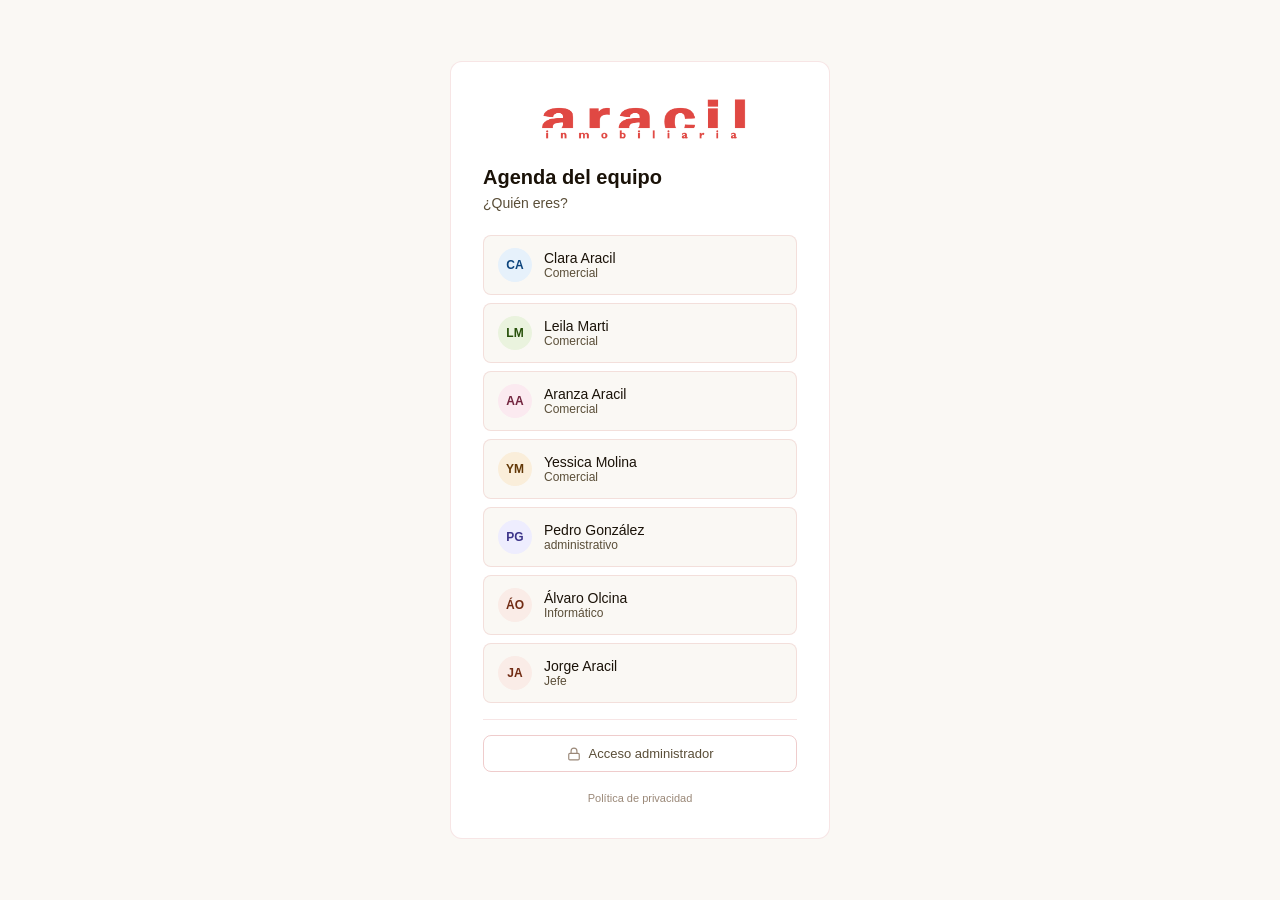
<file: index.html>
<!DOCTYPE html>
<html lang="es">
<head>
<meta charset="UTF-8">
<link rel="icon" type="image/x-icon" href="imgs/favicon/foto.ico">
<meta name="viewport" content="width=device-width, initial-scale=1.0">
<meta name="theme-color" content="#b00000">
<meta name="apple-mobile-web-app-capable" content="yes">
<meta name="apple-mobile-web-app-status-bar-style" content="default">
<meta name="apple-mobile-web-app-title" content="Aracil">
<link rel="manifest" href="manifest.json">
<link rel="apple-touch-icon" href="imgs/favicon/favicon-192x192.png">
<title>A&A Aracil Agenda- Home</title>
<link rel="stylesheet" href="styles.css?v=20261113-2">

</head>
<body>

<!-- LOGIN -->
<div id="loginScreen">
  <div class="login-card">
    <div style="text-align:center;margin-bottom:1.25rem;">
      <img src="imgs/logotipo-aracil-Transparente.png" alt="Aracil Inmobiliaria" style="height:48px;width:auto;">
    </div>
    <div class="login-title">Agenda del equipo</div>
    <div class="login-sub">¿Quién eres?</div>
    <div id="workerButtons"></div>
    <div class="login-divider"></div>
    <button class="admin-login-btn" onclick="showAdminPin()">Acceso administrador</button>
    <div style="text-align:center;margin-top:1rem;">
      <a href="privacy.html" style="font-size:11px;color:#9a8878;text-decoration:none;">Política de privacidad</a>
    </div>
  </div>
</div>

<!-- PIN ADMIN -->
<div class="modal-bg" id="pinModal">
  <div class="modal" style="max-width:320px">
    <div class="modal-title">Acceso administrador</div>
    <div class="form-row">
      <label class="form-label">Contraseña</label>
      <input type="password" id="pinInput" placeholder="••••" onkeydown="if(event.key==='Enter') checkPin()">
    </div>
    <div id="pinError" style="font-size:12px;color:#A32D2D;margin-bottom:10px;display:none">Contraseña incorrecta</div>
    <div class="modal-btns">
      <button class="btn-cancel" onclick="closePinModal()">Cancelar</button>
      <button class="btn-save" onclick="checkPin()">Entrar</button>
    </div>
  </div>
</div>

<!-- APP TRABAJADOR -->
<div id="appScreen">
  <div class="top-bar">
    <div class="hello-row">
      <div class="hello-text">
        <div class="hello-name" id="topName"></div>
        <div class="hello-role" id="topRole"></div>
      </div>
      <div class="hello-actions">
        <a href="agenda.html" class="icon-btn" aria-label="Mi agenda" title="Mi agenda"><svg viewBox="0 0 24 24" aria-hidden="true"><path d="M4 7a2 2 0 0 1 2-2h12a2 2 0 0 1 2 2v12a2 2 0 0 1-2 2H6a2 2 0 0 1-2-2z"/><path d="M16 3v4"/><path d="M8 3v4"/><path d="M4 11h16"/></svg></a>
        <button type="button" class="hello-logout" onclick="logout()">Cambiar</button>
      </div>
    </div>
  </div>

  <div class="content">
    <div class="my-card">
      <div class="my-card-label" id="quickStatusLabel">¿Dónde estás?</div>
      <div class="quick-status" role="group" aria-labelledby="quickStatusLabel">
        <button type="button" class="qs-btn s-oficina" data-val="oficina" aria-pressed="false" onclick="quickSetStatus('oficina')"><svg class="qs-ico" viewBox="0 0 24 24" aria-hidden="true"><path d="M3 21h18"/><path d="M9 8h1"/><path d="M9 12h1"/><path d="M9 16h1"/><path d="M14 8h1"/><path d="M14 12h1"/><path d="M14 16h1"/><path d="M5 21V5a2 2 0 0 1 2-2h10a2 2 0 0 1 2 2v16"/></svg>En oficina</button>
        <button type="button" class="qs-btn s-visita"  data-val="visita"  aria-pressed="false" onclick="quickSetStatus('visita')"><svg class="qs-ico" viewBox="0 0 24 24" aria-hidden="true"><path d="M5 12H3l9-9 9 9h-2"/><path d="M5 12v7a2 2 0 0 0 2 2h10a2 2 0 0 0 2-2v-7"/><path d="M9 21v-6a2 2 0 0 1 2-2h2a2 2 0 0 1 2 2v6"/></svg>En visita</button>
        <button type="button" class="qs-btn s-camino"  data-val="camino"  aria-pressed="false" onclick="quickSetStatus('camino')"><svg class="qs-ico" viewBox="0 0 24 24" aria-hidden="true"><circle cx="7" cy="17" r="2"/><circle cx="17" cy="17" r="2"/><path d="M5 17H3v-6l2-5h9l4 5h1a2 2 0 0 1 2 2v4h-2m-4 0H9m-6-6h15m-6 0V6"/></svg>De camino</button>
        <button type="button" class="qs-btn s-ausente" data-val="ausente" aria-pressed="false" onclick="quickSetStatus('ausente')"><svg class="qs-ico" viewBox="0 0 24 24" aria-hidden="true"><path d="M12 3h.393a7.5 7.5 0 0 0 7.92 12.446A9 9 0 1 1 12 3z"/></svg>Ausente</button>
      </div>
      <div class="my-detail" id="myDetail"></div>
      <div class="qs-msg" id="myStatusMsg" role="status" aria-live="polite"></div>
      <button type="button" class="qs-link" id="btnAddDetails" onclick="openForm(null)" hidden>Añadir lugar u hora</button>
    </div>

    <div class="team-head">
      <div class="section-label" id="teamCount">Equipo</div>
      <div class="team-refresh">
        <span class="last-updated" id="lastUpdated"></span>
        <button type="button" class="icon-btn small" onclick="loadData()" aria-label="Actualizar" title="Actualizar"><svg viewBox="0 0 24 24" aria-hidden="true"><path d="M20 11a8.1 8.1 0 0 0-15.5-2m-.5-4v4h4"/><path d="M4 13a8.1 8.1 0 0 0 15.5 2m.5 4v-4h-4"/></svg></button>
      </div>
    </div>
    <div class="team-list" id="teamGrid"></div>

    <div class="section-label">Registro de hoy</div>
    <div id="historyList"></div>
  </div>
</div>

<!-- APP ADMINISTRADOR -->
<div id="adminScreen">
  <div class="top-bar admin-top-bar">
    <div class="top-row">
      <div class="top-left">
        <div class="top-av admin-av">AD</div>
        <div>
          <div class="top-name">Administrador</div>
          <div class="top-role admin-top-role">Panel de control</div>
        </div>
      </div>
      <img class="top-logo" src="imgs/logotipo-aracil-Transparente.png" alt="Aracil Inmobiliaria" style="opacity:0.95;">
      <div class="top-actions">
        <button class="btn-add-worker" onclick="window.location.href='agenda.html'">📅 Ver agenda</button>
        <button class="btn-add-worker" onclick="openForm('__pick__')">Editar estado</button>
        <button class="btn-add-worker" onclick="openScheduleEditor()">🕐 Horarios</button>
        <button class="btn-logout" onclick="logout()">Salir</button>
      </div>
    </div>
  </div>

  <div class="content">
    <div class="summary" id="adminSummaryRow"></div>
    <div class="refresh-row"><button class="btn-refresh" onclick="loadData()">Actualizar</button></div>
    <div class="last-updated" id="adminLastUpdated"></div>

    <div class="section-label">Estado del equipo</div>
    <div class="admin-grid" id="adminGrid"></div>

    <div class="section-label" style="margin-top:8px">Registro de hoy</div>
    <div id="adminHistoryList"></div>

  </div>
</div>

<!-- MODAL EDITOR DE HORARIOS -->
<div class="modal-bg" id="scheduleModal" onclick="handleScheduleModalBg(event)">
  <div class="modal" style="max-width:520px;max-height:85vh;overflow-y:auto;">
    <div class="modal-title">🕐 Editor de horarios</div>
    <div id="schedule-editor-content" style="margin-top:12px;"></div>
    <div class="modal-btns" style="margin-top:16px;">
      <button class="btn-cancel" onclick="closeScheduleEditor()">Cerrar</button>
      <button class="btn-save" onclick="saveAllSchedules()">Guardar cambios</button>
    </div>
  </div>
</div>

<!-- FORM MODAL -->
<div class="modal-bg" id="modalBg">
  <div class="modal">
    <div class="modal-title" id="modalTitle">Actualizar estado</div>
    <div class="form-row" id="workerSelectRow" style="display:none">
      <label class="form-label">Trabajador</label>
      <select id="fWorker" onchange="loadWorkerIntoForm(this.value)"></select>
    </div>
    <div class="form-row">
      <label class="form-label" id="statusQuestion">¿Dónde estás?</label>
      <div class="status-btns">
        <div class="status-opt s-oficina" data-val="oficina" onclick="selStatus('oficina')">En oficina</div>
        <div class="status-opt s-visita"  data-val="visita"  onclick="selStatus('visita')">En visita</div>
        <div class="status-opt s-camino"  data-val="camino"  onclick="selStatus('camino')">De camino</div>
        <div class="status-opt s-ausente" data-val="ausente" onclick="selStatus('ausente')">Ausente</div>
      </div>
    </div>
    <div class="form-row" id="placeRow">
      <label class="form-label">Lugar / destino</label>
      <input type="text" id="fPlace" placeholder="Ej: Cliente ABC, Calle Mayor 5">
    </div>
    <div class="form-grid">
      <div class="form-row" id="returnRow">
        <label class="form-label">Hora de regreso</label>
        <input type="time" id="fReturn">
      </div>
      <div class="form-row">
        <label class="form-label">Nota (opcional)</label>
        <input type="text" id="fNote" placeholder="Reunión, llamada...">
      </div>
    </div>
    <div class="modal-btns">
      <button class="btn-cancel" onclick="closeForm()">Cancelar</button>
      <button class="btn-save" onclick="saveStatus()">Guardar</button>
    </div>
  </div>
</div>

<script>
const WORKERS = [
  {id:'clara',    name:'Clara Aracil',    role:'Comercial',      color:'#E6F1FB', text:'#0C447C'},
  {id:'Leila', name:'Leila Marti',   role:'Comercial',        color:'#EAF3DE', text:'#27500A'},
  {id:'Aranza',  name:'Aranza Aracil',   role:'Comercial', color:'#FBEAF0', text:'#72243E'},
  {id:'Yessi', name:'Yessica Molina', role:'Comercial',      color:'#FAEEDA', text:'#633806'},
  {id:'pedro',  name:'Pedro González', role:'administrativo',        color:'#EEEDFE', text:'#3C3489'},
  {id:'alvaro',  name:'Álvaro Olcina',   role:'Informático',      color:'#FAECE7', text:'#712B13'},
  {id:'jorge',  name:'Jorge Aracil',   role:'Jefe',      color:'#FAECE7', text:'#712B13'}
];

// SHA-256 del PIN admin. Para cambiar el PIN, genera el hash de tu nueva clave en:
// https://emn178.github.io/online-tools/sha256.html  (hash de "1234" por defecto)
const ADMIN_PIN_HASH = '03ac674216f3e15c761ee1a5e255f067953623c8b388b4459e13f978d7c846f4';
let pinAttempts = 0;
let pinLockedUntil = 0;

async function hashPin(pin) {
  const buf = await crypto.subtle.digest('SHA-256', new TextEncoder().encode(pin));
  return Array.from(new Uint8Array(buf)).map(b => b.toString(16).padStart(2,'0')).join('');
}

const STATUS_LABELS = {oficina:'En oficina', visita:'En visita', camino:'De camino', ausente:'Ausente', reunido:'Reunión en Oficina'};
const STATUS_BADGE  = {oficina:'b-oficina',  visita:'b-visita',  camino:'b-camino',  ausente:'b-ausente', reunido:'b-reunido'};

// ============ SUPABASE ============
const SB_URL = 'https://tyfgjnsrwpfhqjztppsz.supabase.co';
const SB_KEY = 'sb_publishable_FjEg6VW-67ebLtoeZkJ2_A_tJynunUX';

function sbHeaders() {
  return { 'Content-Type': 'application/json', 'apikey': SB_KEY, 'Authorization': 'Bearer ' + SB_KEY };
}

async function syncLoad() {
  try {
    const res = await fetch(`${SB_URL}/rest/v1/team_status`, { headers: sbHeaders() });
    const data = await res.json();
    teamState = {};
    data.forEach(r => {
      teamState[r.worker_id] = {
        status: r.status, place: r.place || '', returnTime: r.return_time || '',
        note: r.note || '', fromAgenda: r.from_agenda || false, ts: new Date(r.updated_at).getTime()
      };
    });
  } catch(e) { console.warn('Error cargando estados:', e); }
  WORKERS.forEach(w => {
    if (!teamState[w.id]) teamState[w.id] = {status:'oficina', place:'', returnTime:'', note:'', ts: Date.now()};
  });
}

async function syncSave(workerId, statusData) {
  try {
    const res = await fetch(`${SB_URL}/rest/v1/team_status`, {
      method: 'POST',
      headers: { ...sbHeaders(), 'Prefer': 'resolution=merge-duplicates' },
      body: JSON.stringify({
        worker_id: workerId,
        status: statusData.status,
        place: statusData.place || '',
        return_time: statusData.returnTime || '',
        note: statusData.note || '',
        from_agenda: statusData.fromAgenda || false,
        updated_at: new Date().toISOString()
      })
    });
    if (!res.ok) { console.warn('Error guardando estado: HTTP', res.status); return false; }
    try { new BroadcastChannel('agenda').postMessage('refresh'); } catch(e) {}
    return true;
  } catch(e) { console.warn('Error guardando estado:', e); return false; }
}

async function saveHistory(entry) {
  try {
    await fetch(`${SB_URL}/rest/v1/team_history`, {
      method: 'POST',
      headers: sbHeaders(),
      body: JSON.stringify({
        worker_id:   entry.workerId,
        worker_name: entry.who,
        status:      entry.status,
        place:       entry.place || '',
        return_time: entry.returnTime || '',
        note:        entry.note || '',
        edited_by:   entry.editedBy || ''
      })
    });
  } catch(e) { console.warn('Error guardando historial:', e); }
}

async function loadHistory() {
  try {
    const today = new Date().toISOString().slice(0, 10);
    const res = await fetch(
      `${SB_URL}/rest/v1/team_history?created_at=gte.${today}T00:00:00&order=created_at.desc&limit=60`,
      { headers: sbHeaders() }
    );
    const data = await res.json();
    history = data.map(r => ({
      time:     new Date(r.created_at).toLocaleTimeString('es-ES', {hour:'2-digit', minute:'2-digit'}),
      who:      r.worker_name,
      workerId: r.worker_id,
      status:   r.status,
      place:    r.place,
      returnTime: r.return_time,
      note:     r.note,
      editedBy: r.edited_by || null
    }));
  } catch(e) { console.warn('Error cargando historial:', e); }
}

let currentUser = null;
let isAdmin = false;
let teamState = {};
let history = [];
let selectedStatus = 'oficina';
let editingWorkerId = null;

function initials(n){ return n.split(' ').map(w=>w[0]).join('').slice(0,2).toUpperCase(); }

// Escapa texto que viene de la base de datos antes de meterlo en HTML.
function esc(v) {
  return String(v ?? '').replace(/[&<>"']/g, c => ({'&':'&amp;','<':'&lt;','>':'&gt;','"':'&quot;',"'":'&#39;'}[c]));
}

// ---------- LOGIN ----------
function renderLogin() {
  document.getElementById('workerButtons').innerHTML = WORKERS.map(w => `
    <button class="worker-btn" onclick="login('${w.id}')">
      <div style="background:${w.color};color:${w.text};width:34px;height:34px;border-radius:50%;display:flex;align-items:center;justify-content:center;font-size:12px;font-weight:600;flex-shrink:0">${initials(w.name)}</div>
      <div class="info"><div>${w.name}</div><div class="role">${w.role}</div></div>
    </button>
  `).join('');
}

function showAdminPin() {
  document.getElementById('pinInput').value = '';
  document.getElementById('pinError').style.display = 'none';
  document.getElementById('pinModal').classList.add('open');
  setTimeout(() => document.getElementById('pinInput').focus(), 100);
}

function closePinModal() { document.getElementById('pinModal').classList.remove('open'); }

async function checkPin() {
  const now = Date.now();
  const errEl = document.getElementById('pinError');

  if (now < pinLockedUntil) {
    const secsLeft = Math.ceil((pinLockedUntil - now) / 1000);
    errEl.textContent = `Demasiados intentos. Espera ${secsLeft}s.`;
    errEl.style.display = 'block';
    return;
  }

  const inputHash = await hashPin(document.getElementById('pinInput').value);

  if (inputHash === ADMIN_PIN_HASH) {
    pinAttempts = 0;
    closePinModal();
    loginAdmin();
  } else {
    pinAttempts++;
    document.getElementById('pinInput').value = '';
    document.getElementById('pinInput').focus();
    if (pinAttempts >= 3) {
      pinLockedUntil = Date.now() + 60000;
      pinAttempts = 0;
      errEl.textContent = 'Demasiados intentos. Espera 60 segundos.';
    } else {
      errEl.textContent = `Contraseña incorrecta (${pinAttempts}/3)`;
    }
    errEl.style.display = 'block';
  }
}

// ============ EDITOR DE HORARIOS ============
const DAY_NAMES = ['', 'Lun', 'Mar', 'Mié', 'Jue', 'Vie', 'Sáb', 'Dom'];
let editingSchedules = {};

async function openScheduleEditor() {
  // Carga horarios actuales
  try {
    const res = await fetch(`${SB_URL}/rest/v1/worker_schedules`, { headers: sbHeaders() });
    const data = await res.json();
    editingSchedules = {};
    data.forEach(r => { editingSchedules[r.worker_id] = JSON.parse(JSON.stringify(r.schedules)); });
  } catch(e) { console.warn('Error cargando horarios:', e); }

  renderScheduleEditor();
  document.getElementById('scheduleModal').classList.add('open');
}

function renderScheduleEditor() {
  const container = document.getElementById('schedule-editor-content');
  container.innerHTML = WORKERS.map(w => {
    const schedules = editingSchedules[w.id] || [];
    return `
      <div style="margin-bottom:16px;padding:12px;background:var(--bg);border-radius:var(--radius-sm);border:0.5px solid var(--border);">
        <div style="display:flex;align-items:center;justify-content:space-between;margin-bottom:8px;">
          <div style="font-size:13px;font-weight:600;">${w.name}</div>
          <button onclick="addScheduleSlot('${w.id}')" style="font-size:11px;padding:3px 8px;border-radius:6px;border:0.5px solid var(--border-md);background:none;cursor:pointer;color:var(--text-secondary);">+ Añadir franja</button>
        </div>
        <div id="slots-${w.id}">
          ${schedules.length === 0
            ? `<div style="font-size:12px;color:var(--text-hint);font-style:italic;">Sin horario definido</div>`
            : schedules.map((s, i) => renderSlot(w.id, i, s)).join('')
          }
        </div>
      </div>
    `;
  }).join('');
}

function renderSlot(workerId, index, slot) {
  const daysHtml = [1,2,3,4,5,6,7].map(d => `
    <label style="display:flex;align-items:center;gap:3px;font-size:11px;cursor:pointer;">
      <input type="checkbox" ${slot.days.includes(d) ? 'checked' : ''}
        onchange="toggleSlotDay('${workerId}',${index},${d},this.checked)"
        style="cursor:pointer;">
      ${DAY_NAMES[d]}
    </label>
  `).join('');

  return `
    <div id="slot-${workerId}-${index}" style="display:flex;align-items:center;gap:8px;flex-wrap:wrap;margin-bottom:8px;padding:8px;background:var(--surface);border-radius:6px;border:0.5px solid var(--border);">
      <div style="display:flex;gap:6px;flex-wrap:wrap;flex:1;">${daysHtml}</div>
      <input type="time" value="${esc(slot.start)}" onchange="updateSlotTime('${workerId}',${index},'start',this.value)"
        style="padding:4px 6px;border-radius:6px;border:0.5px solid var(--border-md);font-size:12px;background:var(--bg);color:var(--text);">
      <span style="font-size:12px;color:var(--text-secondary);">a</span>
      <input type="time" value="${esc(slot.end)}" onchange="updateSlotTime('${workerId}',${index},'end',this.value)"
        style="padding:4px 6px;border-radius:6px;border:0.5px solid var(--border-md);font-size:12px;background:var(--bg);color:var(--text);">
      <button onclick="removeSlot('${workerId}',${index})" style="padding:3px 8px;border-radius:6px;border:0.5px solid rgba(176,0,0,0.3);background:none;color:#b00000;font-size:11px;cursor:pointer;">✕</button>
    </div>
  `;
}

function addScheduleSlot(workerId) {
  if (!editingSchedules[workerId]) editingSchedules[workerId] = [];
  editingSchedules[workerId].push({ days: [1,2,3,4,5], start: '09:00', end: '14:00' });
  renderScheduleEditor();
}

function removeSlot(workerId, index) {
  editingSchedules[workerId].splice(index, 1);
  renderScheduleEditor();
}

function toggleSlotDay(workerId, index, day, checked) {
  const slot = editingSchedules[workerId][index];
  if (checked && !slot.days.includes(day)) slot.days.push(day);
  if (!checked) slot.days = slot.days.filter(d => d !== day);
}

function updateSlotTime(workerId, index, field, value) {
  editingSchedules[workerId][index][field] = value;
}

async function saveAllSchedules() {
  try {
    for (const [workerId, schedules] of Object.entries(editingSchedules)) {
      await fetch(`${SB_URL}/rest/v1/worker_schedules`, {
        method: 'POST',
        headers: { ...sbHeaders(), 'Prefer': 'resolution=merge-duplicates' },
        body: JSON.stringify({ worker_id: workerId, schedules })
      });
    }
    closeScheduleEditor();
    alert('✅ Horarios guardados correctamente');
  } catch(e) {
    alert('❌ Error guardando horarios');
    console.warn(e);
  }
}

function closeScheduleEditor() {
  document.getElementById('scheduleModal').classList.remove('open');
}

function handleScheduleModalBg(e) {
  if (e.target === document.getElementById('scheduleModal')) closeScheduleEditor();
}

// ============ COOKIES ============
function setCookie(name, value, days) {
  const expires = new Date(Date.now() + days * 864e5).toUTCString();
  document.cookie = `${name}=${encodeURIComponent(value)};expires=${expires};path=/;SameSite=Lax`;
}

function getCookie(name) {
  return document.cookie.split('; ').reduce((r, v) => {
    const parts = v.split('=');
    return parts[0] === name ? decodeURIComponent(parts[1]) : r;
  }, null);
}

function deleteCookie(name) {
  document.cookie = `${name}=;expires=Thu, 01 Jan 1970 00:00:00 GMT;path=/`;
}

async function login(id) {
  currentUser = WORKERS.find(w => w.id === id);
  isAdmin = false;
  const msg = document.getElementById('myStatusMsg');
  msg.textContent = '';
  msg.classList.remove('error');
  localStorage.setItem('agendaUser', id);
  setCookie('agendaUser', id, 30);
  showScreen('appScreen');
  renderTopBar();
  await loadData();
  try {
    const bc = new BroadcastChannel('agenda');
    bc.onmessage = e => { try { const p=JSON.parse(e.data); teamState=p.state||{}; history=p.history||[]; renderApp(); } catch(e){} };
  } catch(e){}
}

async function loginAdmin() {
  isAdmin = true;
  currentUser = null;
  localStorage.setItem('agendaUser', '__admin__');
  setCookie('agendaUser', '__admin__', 30);
  showScreen('adminScreen');
  await loadData();
  try {
    const bc = new BroadcastChannel('agenda');
    bc.onmessage = e => { try { const p=JSON.parse(e.data); teamState=p.state||{}; history=p.history||[]; renderAdmin(); } catch(e){} };
  } catch(e){}
}

function logout() {
  currentUser = null; isAdmin = false;
  localStorage.removeItem('agendaUser');
  deleteCookie('agendaUser');
  showScreen('loginScreen');
}

function showScreen(id) {
  ['loginScreen','appScreen','adminScreen'].forEach(s => {
    const el = document.getElementById(s);
    el.style.display = s === id ? (s === 'loginScreen' ? 'flex' : 'block') : 'none';
  });
}

function renderTopBar() {
  const w = currentUser;
  document.getElementById('topName').textContent = 'Hola, ' + w.name.split(' ')[0];
  document.getElementById('topRole').textContent = w.role;
}

// Comprueba si algún trabajador tiene un evento de agenda activo y actualiza su estado.
// Corre desde index.html cada 30s, sin necesidad de que agenda.html esté abierta.
async function checkAgendaStatuses() {
  const todayStr = new Date().toISOString().slice(0, 10);
  const now      = new Date();
  const nowMins  = now.getHours() * 60 + now.getMinutes();

  try {
    const res = await fetch(
      `${SB_URL}/rest/v1/agenda_events?date=eq.${todayStr}&done=eq.false`,
      { headers: sbHeaders() }
    );
    const agendaEvents = await res.json();
    if (!Array.isArray(agendaEvents)) return;

    for (const w of WORKERS) {
      const workerEvents = agendaEvents.filter(ev => ev.worker_id === w.id);

      function triggersAbsent(ev) {
        if (ev.type === 'visita_cli') return true;
        if (ev.type === 'personal')   return true;
        if (ev.type === 'reunion' && ev.reunion_loc === 'fuera') return true;
        return false;
      }

      const activeEv = workerEvents.find(ev => {
        if (!ev.time || !triggersAbsent(ev)) return false;
        const [h, m] = ev.time.split(':').map(Number);
        const evMin  = h * 60 + m;
        return evMin - 30 <= nowMins && nowMins <= evMin + (ev.duration || 120);
      });

      const cur = teamState[w.id] || {};
      const TYPE_NOTE = { visita_cli: 'Visita', personal: 'Personal', reunion: 'Reunión fuera' };

      if (activeEv) {
        const note = `${TYPE_NOTE[activeEv.type] || 'Ausente'}: ${activeEv.title}`;
        const [h, m] = activeEv.time.split(':').map(Number);
        const endMins    = h * 60 + m + (activeEv.duration || 60);
        const returnTime = String(Math.floor(endMins / 60) % 24).padStart(2,'0') + ':' + String(endMins % 60).padStart(2,'0');
        const place      = `${activeEv.time} → ~${returnTime}`;

        // Salir si ya está correctamente marcado (evita duplicados en historial)
        if (cur.status === 'ausente' && cur.fromAgenda && cur.note === note) continue;

        const statusData = { status:'ausente', place, returnTime, note, fromAgenda:true, ts: Date.now() };
        teamState[w.id] = statusData;
        await syncSave(w.id, statusData);
        await saveHistory({ workerId: w.id, who: w.name, status:'ausente', place:'', returnTime, note, editedBy:'agenda' });

      } else if (cur.fromAgenda && cur.status !== 'oficina') {
        // Ningún evento activo → resetear a oficina si el estado lo puso la agenda
        const statusData = { status:'oficina', place:'', returnTime:'', note:'', fromAgenda:false, ts: Date.now() };
        teamState[w.id] = statusData;
        await syncSave(w.id, statusData);
        await saveHistory({ workerId: w.id, who: w.name, status:'oficina', place:'', returnTime:'', note:'Regresó a la oficina', editedBy:'agenda' });
      }
    }
  } catch(e) { console.warn('Error en checkAgendaStatuses:', e); }
}

async function loadData() {
  await syncLoad();
  await checkAgendaStatuses();
  await loadHistory();
  if (isAdmin) renderAdmin(); else renderApp();
  const now = new Date().toLocaleTimeString('es-ES',{hour:'2-digit',minute:'2-digit'});
  const el = document.getElementById(isAdmin ? 'adminLastUpdated' : 'lastUpdated');
  if (el) el.textContent = 'Actualizado: ' + now;
}

// ---------- RENDER TRABAJADOR ----------
function renderApp() {
  const me = teamState[currentUser.id] || {status:'oficina'};
  renderQuickStatus(me);
  renderTeamList();
  renderHistory('historyList');
}

function renderQuickStatus(me) {
  document.querySelectorAll('.qs-btn').forEach(b => {
    const on = b.dataset.val === me.status;
    b.classList.toggle('sel', on);
    b.setAttribute('aria-pressed', on ? 'true' : 'false');
  });
  const det = document.getElementById('myDetail');
  det.replaceChildren();
  const addLine = (label, value) => {
    const line = document.createElement('div');
    if (label) line.append(label + ' ');
    const v = document.createElement('span');
    v.textContent = value;
    line.append(v);
    det.append(line);
  };
  if (me.status === 'reunido') addLine('Ahora:', STATUS_LABELS.reunido);
  if (me.place) addLine(me.fromAgenda ? 'Horario:' : 'Lugar:', me.place);
  if (me.returnTime && !me.fromAgenda) addLine('Regresa:', me.returnTime);
  if (me.note) addLine('', me.note);
  document.getElementById('btnAddDetails').hidden = quickSaving || me.status === 'oficina' || me.status === 'reunido';
}

// Cambia el estado del trabajador con un solo toque y lo guarda al momento.
let quickSaving = false;

async function quickSetStatus(val) {
  if (quickSaving || !currentUser) return;
  const wid = currentUser.id;
  const prev = teamState[wid] || {status:'oficina'};
  if (prev.status === val) return;

  const msg = document.getElementById('myStatusMsg');
  const btns = document.querySelectorAll('.qs-btn');
  const statusData = {status: val, place:'', returnTime:'', note:'', fromAgenda:false, ts: Date.now()};

  quickSaving = true;
  teamState[wid] = statusData;
  renderQuickStatus(statusData);
  btns.forEach(b => { b.disabled = true; });
  msg.classList.remove('error');
  msg.textContent = 'Guardando…';

  const ok = await syncSave(wid, statusData);
  if (ok) {
    const note = val === 'oficina' ? (prev.place ? `Regresó de ${prev.place}` : 'Regresó a la oficina') : '';
    await saveHistory({ workerId: wid, who: currentUser.name, status: val, place: '', returnTime: '', note });
    await loadHistory();
    msg.textContent = 'Guardado a las ' + new Date().toLocaleTimeString('es-ES', {hour:'2-digit', minute:'2-digit'});
  } else {
    teamState[wid] = prev;
    msg.classList.add('error');
    msg.textContent = 'No se ha podido guardar. Inténtalo de nuevo.';
  }

  quickSaving = false;
  btns.forEach(b => { b.disabled = false; });
  renderApp();
}

const STATUS_SHORT = {oficina:'Oficina', visita:'Visita', camino:'De camino', ausente:'Ausente', reunido:'Reunión'};
const STATUS_ORDER = {visita:0, camino:1, reunido:2, ausente:3, oficina:4};

// Lista compacta de compañeros: primero los que están fuera.
function renderTeamList() {
  const statusOf = w => (teamState[w.id] || {}).status || 'oficina';
  const inOffice = WORKERS.filter(w => ['oficina', 'reunido'].includes(statusOf(w))).length;
  document.getElementById('teamCount').textContent = `Equipo · ${inOffice} de ${WORKERS.length} en oficina`;

  const rows = WORKERS.filter(w => w.id !== currentUser.id)
    .map(w => ({ w, ws: teamState[w.id] || {status:'oficina'} }))
    .sort((a, b) => (STATUS_ORDER[a.ws.status] ?? 9) - (STATUS_ORDER[b.ws.status] ?? 9));

  document.getElementById('teamGrid').innerHTML = rows.map(({ w, ws }) => {
    const st = STATUS_SHORT[ws.status] ? ws.status : 'oficina';
    const parts = ws.fromAgenda
      ? [ws.note, ws.place]
      : [ws.place, ws.returnTime ? (st === 'camino' ? 'llega ' : 'vuelve ') + ws.returnTime : '', ws.note];
    const sub = parts.filter(Boolean).join(' · ');
    return `
      <div class="tm-row">
        <div class="tm-av st-${st}">${esc(initials(w.name))}</div>
        <div class="tm-body">
          <div class="tm-name">${esc(w.name)}</div>
          ${sub ? `<div class="tm-sub">${esc(sub)}</div>` : ''}
        </div>
        <span class="tm-chip st-${st}">${STATUS_SHORT[st]}</span>
      </div>`;
  }).join('');
}

// ---------- RENDER ADMIN ----------
function renderAdmin() {
  renderSummary('adminSummaryRow');
  document.getElementById('adminGrid').innerHTML = WORKERS.map(w => workerCard(w, true)).join('');
  renderHistory('adminHistoryList');
}

function workerCard(w, adminMode) {
  const ws = teamState[w.id] || {status:'oficina'};
  return `
    <div class="t-card ${adminMode ? 'admin-card' : ''}">
      <div class="t-head">
        <div class="t-av" style="background:${w.color};color:${w.text}">${initials(w.name)}</div>
        <div style="flex:1"><div class="t-name">${w.name}</div><div class="t-role">${w.role}</div></div>
        ${adminMode ? `<button class="btn-edit-worker" onclick="openForm('${w.id}')">Editar</button>` : ''}
      </div>
      <div class="badge ${STATUS_BADGE[ws.status]}" style="font-size:12px;padding:4px 10px;margin-bottom:6px"><div class="dot"></div>${STATUS_LABELS[ws.status]}</div>
      <div class="t-info">
        ${ws.place ? `<div>${ws.fromAgenda ? 'Horario:' : 'Lugar:'} <span>${esc(ws.place)}</span></div>` : ''}
        ${!ws.fromAgenda && ws.returnTime ? `<div>Regresa: <span>${esc(ws.returnTime)}</span></div>` : ''}
      </div>
      ${ws.note ? `<div class="t-note">${ws.fromAgenda ? '📅 ' : ''}${esc(ws.note)}</div>` : ''}
      ${adminMode && ws.status !== 'oficina' && ws.status !== 'reunido' ? `<button class="btn-quick-back" onclick="adminQuickBack('${w.id}')">Marcar en oficina</button>` : ''}
    </div>
  `;
}

function renderSummary(elId) {
  const counts = {oficina:0, visita:0, camino:0, ausente:0};
  WORKERS.forEach(w => { const s=(teamState[w.id]||{}).status||'oficina'; counts[s]++; });
  document.getElementById(elId).innerHTML = `
    <div class="sum-pill"><span style="width:8px;height:8px;border-radius:50%;background:var(--green-dot);display:inline-block"></span> En oficina <strong>${counts.oficina}</strong></div>
    <div class="sum-pill"><span style="width:8px;height:8px;border-radius:50%;background:var(--amber-dot);display:inline-block"></span> En visita <strong>${counts.visita}</strong></div>
    <div class="sum-pill"><span style="width:8px;height:8px;border-radius:50%;background:var(--blue-dot);display:inline-block"></span> De camino <strong>${counts.camino}</strong></div>
    ${counts.ausente ? `<div class="sum-pill"><span style="width:8px;height:8px;border-radius:50%;background:var(--gray-dot);display:inline-block"></span> Ausente <strong>${counts.ausente}</strong></div>` : ''}
  `;
}

function renderHistory(elId) {
  const hl = document.getElementById(elId);
  if (!history.length) { hl.innerHTML = '<div class="empty">Sin registros aún</div>'; return; }
  hl.innerHTML = history.slice(0,20).map(h => `
    <div class="hist-item">
      <div class="hist-time">${h.time}</div>
      <div class="hist-body">
        <div class="hist-who">${esc(h.who)}${h.editedBy ? ' <span class="hist-admin-tag">Admin</span>' : ''} — ${esc(STATUS_LABELS[h.status]||h.status)}</div>
        <div class="hist-detail">${esc([h.place, h.returnTime?'Regresa: '+h.returnTime:'', h.note].filter(Boolean).join(' · '))}</div>
      </div>
    </div>
  `).join('');
}

// ---------- FORM ----------
function openForm(workerId) {
  // workerId: null = worker editing self | '__pick__' = admin picks worker | 'wid' = admin editing specific worker
  const pickMode = workerId === '__pick__';

  if (pickMode) {
    editingWorkerId = WORKERS[0].id;
    document.getElementById('modalTitle').textContent = 'Editar estado de trabajador';
    document.getElementById('statusQuestion').textContent = '¿Dónde está?';
    const wRow = document.getElementById('workerSelectRow');
    wRow.style.display = 'block';
    document.getElementById('fWorker').innerHTML = WORKERS.map(w => `<option value="${w.id}">${w.name} — ${w.role}</option>`).join('');
  } else if (isAdmin && workerId) {
    editingWorkerId = workerId;
    const w = WORKERS.find(x => x.id === workerId);
    document.getElementById('modalTitle').textContent = `Editar — ${w.name}`;
    document.getElementById('statusQuestion').textContent = '¿Dónde está?';
    document.getElementById('workerSelectRow').style.display = 'none';
  } else {
    editingWorkerId = currentUser.id;
    document.getElementById('modalTitle').textContent = 'Actualizar mi estado';
    document.getElementById('statusQuestion').textContent = '¿Dónde estás?';
    document.getElementById('workerSelectRow').style.display = 'none';
  }

  loadWorkerIntoForm(editingWorkerId);
  document.getElementById('modalBg').classList.add('open');
}

function loadWorkerIntoForm(wid) {
  editingWorkerId = wid;
  const ws = teamState[wid] || {status:'oficina'};
  selectedStatus = ws.status;
  document.getElementById('fPlace').value = ws.place || '';
  document.getElementById('fReturn').value = ws.returnTime || '';
  document.getElementById('fNote').value = ws.note || '';
  updateStatusBtns();
}

function closeForm() { document.getElementById('modalBg').classList.remove('open'); }

function selStatus(val) { selectedStatus = val; updateStatusBtns(); }

function updateStatusBtns() {
  document.querySelectorAll('.status-opt').forEach(el => el.classList.toggle('sel', el.dataset.val === selectedStatus));
  const show = selectedStatus !== 'oficina';
  document.getElementById('placeRow').style.display = show ? 'block' : 'none';
  document.getElementById('returnRow').style.display = show ? 'block' : 'none';
}

async function saveStatus() {
  const wid = editingWorkerId;
  const place = document.getElementById('fPlace').value.trim();
  const returnTime = document.getElementById('fReturn').value;
  const note = document.getElementById('fNote').value.trim();

  const statusData = {status: selectedStatus, place, returnTime, note, fromAgenda: false, ts: Date.now()};
  teamState[wid] = statusData;

  const w = WORKERS.find(x => x.id === wid);
  const now = new Date().toLocaleTimeString('es-ES',{hour:'2-digit',minute:'2-digit'});

  await syncSave(wid, statusData);
  await saveHistory({ workerId: wid, who: w.name, status: selectedStatus, place, returnTime, note, editedBy: isAdmin ? 'admin' : '' });
  await loadHistory();

  closeForm();
  if (isAdmin) renderAdmin(); else renderApp();
  const el = document.getElementById(isAdmin ? 'adminLastUpdated' : 'lastUpdated');
  if (el) el.textContent = 'Actualizado: ' + now;
}

async function adminQuickBack(wid) {
  const w = WORKERS.find(x => x.id === wid);
  const prev = (teamState[wid]||{}).place;
  const statusData = {status:'oficina', place:'', returnTime:'', note:'', fromAgenda:false, ts: Date.now()};
  teamState[wid] = statusData;
  const now = new Date().toLocaleTimeString('es-ES',{hour:'2-digit',minute:'2-digit'});
  const note = prev ? `Regresó de ${prev}` : 'Regresó a la oficina';
  await syncSave(wid, statusData);
  await saveHistory({ workerId: wid, who: w.name, status: 'oficina', place: '', returnTime: '', note, editedBy: 'admin' });
  await loadHistory();
  renderAdmin();
}

// ---------- INIT ----------
showScreen('loginScreen');
renderLogin();

// ============ HORARIOS ============
let workerSchedules = {};

async function loadSchedules() {
  try {
    const res = await fetch(`${SB_URL}/rest/v1/worker_schedules`, { headers: sbHeaders() });
    const data = await res.json();
    data.forEach(r => { workerSchedules[r.worker_id] = r.schedules; });
  } catch(e) { console.warn('Error cargando horarios:', e); }
}

function isWithinSchedule(workerId) {
  const schedules = workerSchedules[workerId];
  if (!schedules || schedules.length === 0) return null; // sin horario definido

  const now = new Date();
  const day = now.getDay() === 0 ? 7 : now.getDay(); // 1=lun ... 7=dom
  const nowMinutes = now.getHours() * 60 + now.getMinutes();

  for (const s of schedules) {
    if (!s.days.includes(day)) continue;
    const [sh, sm] = s.start.split(':').map(Number);
    const [eh, em] = s.end.split(':').map(Number);
    const startMin = sh * 60 + sm;
    const endMin   = eh * 60 + em;
    if (nowMinutes >= startMin && nowMinutes < endMin) return true;
  }
  return false;
}

async function applySchedules() {
  for (const w of WORKERS) {
    const inSchedule = isWithinSchedule(w.id);
    if (inSchedule === null) continue; // sin horario, no tocar

    const current = teamState[w.id] || {};

    // Solo cambia si el estado actual no fue puesto manualmente hace poco (< 5 min)
    const lastUpdate = current.ts || 0;
    const manualRecent = !current.fromSchedule && (Date.now() - lastUpdate) < 5 * 60 * 1000;
    if (manualRecent) continue;

    const newStatus = inSchedule ? 'oficina' : 'ausente';
    if (current.status === newStatus && current.fromSchedule) continue; // ya está bien

    const statusData = {
      status: newStatus, place: '', returnTime: '', note: '',
      fromAgenda: false, fromSchedule: true, ts: Date.now()
    };
    teamState[w.id] = statusData;
    await syncSave(w.id, statusData);
  }
  if (isAdmin) renderAdmin(); else if (currentUser) renderApp();
}

const savedUser = localStorage.getItem('agendaUser') || getCookie('agendaUser');
if (savedUser) localStorage.setItem('agendaUser', savedUser); // sincroniza cookie → localStorage
if (savedUser === '__admin__') loginAdmin();
else if (savedUser) { const w = WORKERS.find(x => x.id === savedUser); if (w) login(w.id); }

// Carga horarios y aplica al inicio
loadSchedules().then(() => applySchedules());

setInterval(loadData, 30000);

// Aplica horarios cada minuto
setInterval(() => applySchedules(), 60 * 1000);

// Escucha cambios en tiempo real desde la agenda u otras pestañas
try {
  const bc = new BroadcastChannel('agenda');
  bc.onmessage = () => loadData();
} catch(e) {}

// Registro PWA
if ('serviceWorker' in navigator) {
  navigator.serviceWorker.register('sw.js').catch(e => console.warn('SW error:', e));
}
</script>
</body>
</html>
</file>
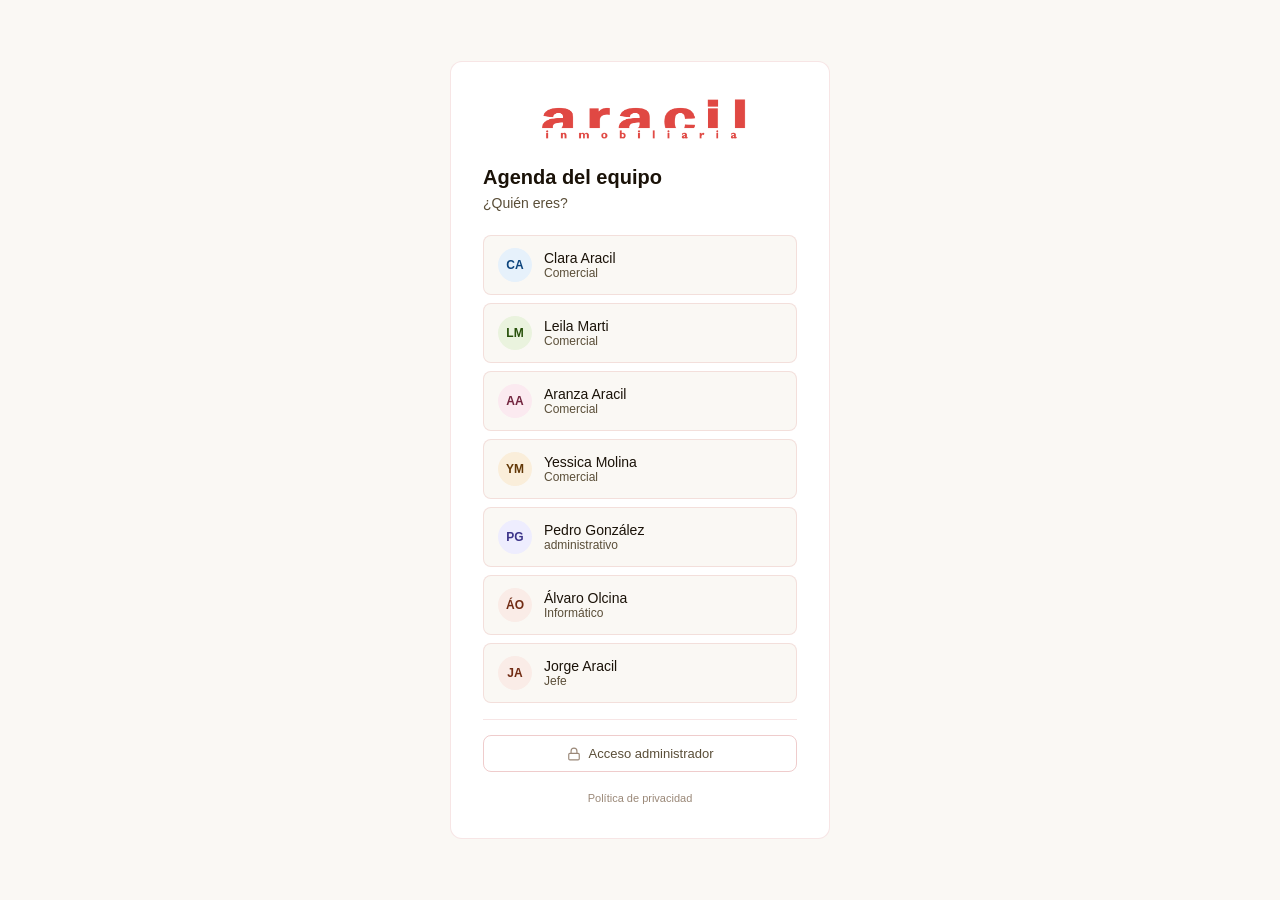
<file: agenda.html>
<!DOCTYPE html>
<html lang="es">
<head>
  <meta charset="UTF-8">
  <link rel="icon" type="image/x-icon" href="imgs/favicon/foto.ico">
  <meta name="viewport" content="width=device-width, initial-scale=1.0">
  <meta name="theme-color" content="#b00000">
  <meta name="apple-mobile-web-app-capable" content="yes">
  <meta name="apple-mobile-web-app-status-bar-style" content="default">
  <meta name="apple-mobile-web-app-title" content="A&A Agenda">
  <link rel="manifest" href="manifest.json">
  <link rel="apple-touch-icon" href="imgs/favicon/apple-touch-icon.png">
  <title>A&A - Aracil Agenda</title>
  <link rel="stylesheet" href="agenda.css">
</head>
<body>

<div class="app-wrapper">
  <!-- Banner notificación fin de tarea -->
  <div id="end-notif-banner" style="display:none;position:fixed;bottom:20px;left:50%;transform:translateX(-50%);z-index:200;background:#1a1208;color:#fff;border-radius:12px;padding:14px 18px;box-shadow:0 4px 24px rgba(0,0,0,0.25);max-width:340px;width:90%;flex-direction:column;gap:10px;">
    <div style="font-size:13px;font-weight:600;">⏰ ¿Has terminado?</div>
    <div id="end-notif-title" style="font-size:12px;opacity:0.8;"></div>
    <div style="display:flex;gap:8px;">
      <button onclick="goToUpdateStatus()" style="flex:1;padding:8px;border-radius:8px;border:none;background:#b00000;color:#fff;font-size:13px;font-weight:500;cursor:pointer;">Actualizar estado</button>
      <button onclick="dismissEndBanner()" style="padding:8px 12px;border-radius:8px;border:0.5px solid rgba(255,255,255,0.2);background:none;color:rgba(255,255,255,0.7);font-size:13px;cursor:pointer;">Ahora no</button>
    </div>
  </div>
  <div class="app">

    <!-- SIDEBAR -->
    <aside class="sidebar">

      <div class="sidebar-header" style="flex-direction:column;align-items:flex-start;gap:8px;">
        <img src="imgs/logotipo-aracil-Transparente.png" alt="Aracil Inmobiliaria" style="width:100%;height:auto;display:block;">
        <div>
          <div class="app-name">Agenda</div>
          <div class="app-sub">Mi espacio de trabajo</div>
        </div>
      </div>

      <!-- Usuario conectado -->
      <div style="background:var(--bg-tertiary);border-radius:var(--radius-md);padding:8px 10px;">
        <div style="font-size:10.5px;font-weight:600;color:var(--text-tertiary);text-transform:uppercase;letter-spacing:0.06em;margin-bottom:4px;">Conectado como</div>
        <div id="worker-display" style="font-size:13px;font-weight:500;color:var(--text-primary);">—</div>
        <div id="worker-selector-hint" style="font-size:10px;color:var(--text-tertiary);margin-top:4px;">Tu estado en la app del equipo se actualizará automáticamente.</div>
      </div>

      <!-- Google Calendar -->
      <div id="gcal-section" style="background:var(--bg-tertiary);border-radius:var(--radius-md);padding:8px 10px;">
        <div style="font-size:10.5px;font-weight:600;color:var(--text-tertiary);text-transform:uppercase;letter-spacing:0.06em;margin-bottom:6px;">Google Calendar</div>
        <button id="gcal-btn" onclick="connectGoogleCalendar()" style="width:100%;padding:6px 10px;border-radius:var(--radius-sm);border:0.5px solid var(--border-medium);background:var(--bg-primary);color:var(--text-secondary);font-size:12px;font-family:inherit;cursor:pointer;text-align:left;transition:all 0.15s;">
          📅 Conectar Google Calendar
        </button>
        <div style="font-size:10px;color:var(--text-tertiary);margin-top:4px;">Tus eventos de Google Calendar aparecerán aquí automáticamente.</div>
      </div>

      <!-- Selector de trabajador (solo admin) -->
      <div id="admin-worker-picker" style="display:none;background:var(--bg-tertiary);border-radius:var(--radius-md);padding:8px 10px;">
        <div style="font-size:10.5px;font-weight:600;color:var(--text-tertiary);text-transform:uppercase;letter-spacing:0.06em;margin-bottom:6px;">Viendo agenda de</div>
        <select id="admin-worker-select" onchange="changeAdminWorker(this.value)" style="width:100%;font-size:12px;padding:5px 6px;border-radius:6px;border:0.5px solid var(--border-color);background:white;color:var(--text-primary);cursor:pointer;">
          <option value="">— Todos los trabajadores —</option>
          <option value="clara">Clara Aracil</option>
          <option value="Leila">Leila Marti</option>
          <option value="Aranza">Aranza Aracil</option>
          <option value="Yessi">Yessica Molina</option>
          <option value="pedro">Pedro González</option>
          <option value="alvaro">Álvaro Olcina</option>
          <option value="jorge">Jorge Aracil</option>
        </select>
        <div id="admin-worker-hint" style="font-size:10px;color:var(--text-tertiary);margin-top:5px;transition:color .2s;">Selecciona un trabajador para crear o editar sus eventos.</div>
      </div>

      <!-- Mini calendario -->
      <div class="mini-cal">
        <div class="cal-nav">
          <button id="prev-month" aria-label="Mes anterior">&#8249;</button>
          <span id="cal-month-label"></span>
          <button id="next-month" aria-label="Mes siguiente">&#8250;</button>
        </div>
        <div class="cal-grid" id="cal-grid" role="grid" aria-label="Calendario"></div>
      </div>

      <!-- Filtros -->
      <nav class="filters" aria-label="Filtrar por categoría">
        <div class="filter-label">Categorías</div>
        <div class="filter-item active" data-filter="all" onclick="setFilter('all', this)" role="button" tabindex="0">
          <div class="filter-dot" style="background:#888780"></div>
          Todo
          <span class="count-badge" id="cnt-all">0</span>
        </div>
        <div class="filter-item" data-filter="reunion" onclick="setFilter('reunion', this)" role="button" tabindex="0">
          <div class="filter-dot" style="background:#185FA5"></div>
          Reuniones
          <span class="count-badge" id="cnt-reunion">0</span>
        </div>
        <div class="filter-item" data-filter="tarea" onclick="setFilter('tarea', this)" role="button" tabindex="0">
          <div class="filter-dot" style="background:#3B6D11"></div>
          Tareas
          <span class="count-badge" id="cnt-tarea">0</span>
        </div>
        <div class="filter-item" data-filter="visita_cli" onclick="setFilter('visita_cli', this)" role="button" tabindex="0">
          <div class="filter-dot" style="background:#993C1D"></div>
          Visitas
          <span class="count-badge" id="cnt-visita_cli">0</span>
        </div>
        <div class="filter-item" data-filter="personal" onclick="setFilter('personal', this)" role="button" tabindex="0">
          <div class="filter-dot" style="background:#534AB7"></div>
          Personal
          <span class="count-badge" id="cnt-personal">0</span>
        </div>
      </nav>

      <!-- Recordatorios -->
      <div style="padding:4px 0 0;">
        <div class="filter-label">Recordatorios</div>
        <button id="notif-btn" onclick="enableNotifications()" style="width:100%;font-size:11.5px;padding:7px 10px;border-radius:8px;border:0.5px solid var(--border-color);background:var(--bg-tertiary);cursor:pointer;color:var(--text-secondary);text-align:left;display:flex;align-items:center;gap:7px;transition:all .15s;">
          <span id="notif-icon">🔔</span><span id="notif-btn-text">Activar notificaciones</span>
        </button>
      </div>

    </aside>

    <!-- MAIN -->
    <main class="main">

      <div class="main-header">
        <div class="main-date">
          <div class="main-date-big" id="selected-date-label"></div>
          <div class="main-date-sub" id="selected-date-sub"></div>
        </div>
        <button class="btn-home" onclick="window.location.href='index.html'" aria-label="Volver al inicio">
          <svg viewBox="0 0 24 24"><path d="M3 9l9-7 9 7v11a2 2 0 0 1-2 2H5a2 2 0 0 1-2-2z"/><polyline points="9 22 9 12 15 12 15 22"/></svg>
          Inicio
        </button>
        <button class="btn-add" onclick="openModal()" aria-label="Nuevo evento">
          <svg viewBox="0 0 24 24"><line x1="12" y1="5" x2="12" y2="19"/><line x1="5" y1="12" x2="19" y2="12"/></svg>
          Nuevo
        </button>
      </div>

      <!-- Stats -->
      <div class="stats-bar" role="region" aria-label="Resumen">
        <div class="stat-card total">
          <div class="stat-num" id="stat-total">0</div>
          <div class="stat-lbl">Total</div>
        </div>
        <div class="stat-card pending">
          <div class="stat-num" id="stat-pending">0</div>
          <div class="stat-lbl">Pendientes</div>
        </div>
        <div class="stat-card done">
          <div class="stat-num" id="stat-done">0</div>
          <div class="stat-lbl">Completadas</div>
        </div>
      </div>

      <!-- Búsqueda -->
      <div class="search-wrap">
        <div class="search-inner">
          <span class="search-icon" aria-hidden="true">
            <svg viewBox="0 0 24 24"><circle cx="11" cy="11" r="8"/><line x1="21" y1="21" x2="16.65" y2="16.65"/></svg>
          </span>
          <input
            class="search-input"
            type="search"
            id="search-input"
            placeholder="Buscar eventos y tareas..."
            oninput="renderEvents()"
            aria-label="Buscar eventos"
          >
        </div>
      </div>

      <!-- Lista de eventos -->
      <div class="events-list" id="events-list" role="list" aria-label="Eventos"></div>

    </main>
  </div>
</div>

<!-- MODAL: Crear / Editar evento -->
<div class="modal-bg" id="modal-bg" role="dialog" aria-modal="true" aria-labelledby="modal-title" onclick="handleModalBgClick(event)">
  <div class="modal">
    <div class="modal-header">
      <div class="modal-title" id="modal-title">Nuevo evento</div>
      <button class="modal-close" onclick="closeModal()" aria-label="Cerrar">
        <svg viewBox="0 0 24 24"><line x1="18" y1="6" x2="6" y2="18"/><line x1="6" y1="6" x2="18" y2="18"/></svg>
      </button>
    </div>

    <div class="form-group">
      <label class="form-label" for="ev-title">Título</label>
      <input class="form-input" type="text" id="ev-title" placeholder="Ej: Reunión de equipo" autocomplete="off">
    </div>

    <div class="form-row">
      <div class="form-group">
        <label class="form-label" for="ev-date">Fecha</label>
        <input class="form-input" type="date" id="ev-date">
      </div>
      <div class="form-group">
        <label class="form-label" for="ev-time">Hora inicio</label>
        <input class="form-input" type="time" id="ev-time">
      </div>
    </div>

    <div class="form-group">
      <label class="form-label" for="ev-duration">Duración estimada</label>
      <select class="form-input" id="ev-duration">
        <option value="">Sin duración</option>
        <option value="30">30 minutos</option>
        <option value="60">1 hora</option>
        <option value="90">1 hora 30 min</option>
        <option value="120">2 horas</option>
        <option value="180">3 horas</option>
        <option value="240">4 horas</option>
        <option value="480">Día completo</option>
      </select>
    </div>

    <div class="form-row">
      <div class="form-group">
        <label class="form-label" for="ev-type">Tipo</label>
        <select class="form-input" id="ev-type" onchange="toggleReunionLocation()">
          <option value="reunion">Reunión</option>
          <option value="tarea">Tarea</option>
          <option value="visita_cli">Visita</option>
          <option value="personal">Personal</option>
        </select>
      </div>
      <div class="form-group">
        <label class="form-label" for="ev-priority">Prioridad</label>
        <select class="form-input" id="ev-priority">
          <option value="high">Alta</option>
          <option value="med">Media</option>
          <option value="low">Baja</option>
        </select>
      </div>
    </div>

    <div class="form-group" id="reunion-location-group" style="display:none;">
      <label class="form-label">¿Dónde se hace la reunión?</label>
      <div style="display:grid;grid-template-columns:1fr 1fr;gap:8px;">
        <div class="reunion-loc-btn active" data-loc="oficina" onclick="selectReunionLoc('oficina')">🏢 En la oficina</div>
        <div class="reunion-loc-btn" data-loc="fuera" onclick="selectReunionLoc('fuera')">🚗 Fuera</div>
      </div>
    </div>

    <div class="form-group">
      <label class="form-label" for="ev-notes">Notas</label>
      <textarea class="form-input" id="ev-notes" rows="2" placeholder="Detalles adicionales..."></textarea>
    </div>

    <div class="modal-actions">
      <button class="btn-delete" id="btn-delete" onclick="deleteEvent()">Eliminar</button>
      <button class="btn-cancel" onclick="closeModal()">Cancelar</button>
      <button class="btn-save" onclick="saveEvent()">Guardar</button>
    </div>
  </div>
</div>

<script>
  // ============ DATOS ============

  const MONTHS = ['Enero','Febrero','Marzo','Abril','Mayo','Junio','Julio','Agosto','Septiembre','Octubre','Noviembre','Diciembre'];
  const DAYS_ES = ['L','M','X','J','V','S','D'];

  const TYPE_COLORS  = { reunion:'#e8c0c0', tarea:'#e0d080', visita_cli:'#a8d898', personal:'#c8b8f0' };
  const TYPE_LABELS  = { reunion:'Reunión', tarea:'Tarea', visita_cli:'Visita', personal:'Personal' };

  let today      = new Date();
  let calYear    = today.getFullYear();
  let calMonth   = today.getMonth();
  let selectedDate = today.toISOString().slice(0, 10);
  let activeFilter = 'all';
  let editingId    = null;
  let events       = [];
  let nextId       = 1;
  let adminTargetWorker = null; // null = ver todos (solo admin)

  // ============ SUPABASE ============

  const SB_URL = 'https://tyfgjnsrwpfhqjztppsz.supabase.co';
  const SB_KEY = 'sb_publishable_FjEg6VW-67ebLtoeZkJ2_A_tJynunUX';

  function sbHeaders() {
    return { 'Content-Type': 'application/json', 'apikey': SB_KEY, 'Authorization': 'Bearer ' + SB_KEY };
  }

  function changeAdminWorker(wid) {
    adminTargetWorker = wid || null;
    const hint = document.getElementById('admin-worker-hint');
    hint.style.color = '';
    hint.textContent = adminTargetWorker
      ? `Creando y editando eventos de ${WORKER_NAMES[adminTargetWorker]}.`
      : 'Selecciona un trabajador para crear o editar sus eventos.';
    loadFromSupabase();
  }

  async function loadFromSupabase() {
    const workerId = localStorage.getItem('agendaUser');
    if (!workerId) { events = []; renderMiniCal(); renderEvents(); return; }
    try {
      let url;
      if (workerId === '__admin__') {
        url = adminTargetWorker
          ? `${SB_URL}/rest/v1/agenda_events?worker_id=eq.${adminTargetWorker}&order=date.asc`
          : `${SB_URL}/rest/v1/agenda_events?order=date.asc`;
      } else {
        url = `${SB_URL}/rest/v1/agenda_events?worker_id=eq.${workerId}&order=date.asc`;
      }
      const res = await fetch(url, { headers: sbHeaders() });
      const data = await res.json();
      events = data.map(r => ({
        id: r.id, title: r.title, date: r.date, time: r.time || '',
        type: r.type, priority: r.priority, notes: r.notes || '', done: r.done,
        worker_id: r.worker_id, duration: r.duration || null, reunionLoc: r.reunion_loc || null
      }));
      nextId = events.length ? Math.max(...events.map(e => e.id)) + 1 : 1;
    } catch(e) { console.warn('Error cargando agenda:', e); events = []; }
    renderMiniCal();
    renderEvents();
    scheduleReminders();
  }

  async function saveEventToSupabase(ev) {
    const sessionUser = localStorage.getItem('agendaUser');
    if (!sessionUser) return;
    const workerId = (sessionUser === '__admin__' && adminTargetWorker) ? adminTargetWorker : sessionUser;
    const body = { worker_id: workerId, title: ev.title, date: ev.date, time: ev.time,
      type: ev.type, priority: ev.priority, notes: ev.notes, done: ev.done,
      duration: ev.duration || null, reunion_loc: ev.reunionLoc || null };
    if (ev.id && ev._exists) {
      await fetch(`${SB_URL}/rest/v1/agenda_events?id=eq.${ev.id}`, {
        method: 'PATCH', headers: sbHeaders(), body: JSON.stringify(body)
      });
    } else {
      const res = await fetch(`${SB_URL}/rest/v1/agenda_events`, {
        method: 'POST', headers: { ...sbHeaders(), 'Prefer': 'return=representation' }, body: JSON.stringify(body)
      });
      const data = await res.json();
      if (data[0]) ev.id = data[0].id;
    }
  }

  async function deleteEventFromSupabase(id) {
    await fetch(`${SB_URL}/rest/v1/agenda_events?id=eq.${id}`, { method: 'DELETE', headers: sbHeaders() });
  }

  // ============ INTEGRACIÓN CON APP DE EQUIPO ============

  const TYPE_TO_STATUS = { reunion:'visita', visita_cli:'ausente', personal:'ausente' };
  const TYPE_TO_NOTE   = { reunion:'Reunión', visita_cli:'Visita', tarea:'Tarea', personal:'Ausente' };

  function getStatusForEvent(ev) {
    if (ev.type === 'reunion') {
      return ev.reunionLoc === 'fuera' ? 'ausente' : 'reunido';
    }
    return TYPE_TO_STATUS[ev.type] || 'ausente';
  }

  function getNoteForEvent(ev) {
    if (ev.type === 'reunion') {
      const lugar = ev.reunionLoc === 'fuera' ? 'fuera' : 'en oficina';
      return `Reunión ${lugar}: ${ev.title}`;
    }
    return `${TYPE_TO_NOTE[ev.type] || ''}: ${ev.title}`;
  }

  function addMinutes(timeStr, mins) {
    const [h, m] = timeStr.split(':').map(Number);
    const total = h * 60 + m + mins;
    return String(Math.floor(total / 60) % 24).padStart(2,'0') + ':' + String(total % 60).padStart(2,'0');
  }

  async function syncStatusToTeamApp() {
    const workerId = localStorage.getItem('agendaUser');
    if (!workerId || workerId === '__admin__') return;

    const todayStr = today.toISOString().slice(0, 10);
    const now = new Date();
    const nowMinutes = now.getHours() * 60 + now.getMinutes();

    // Solo estos tipos justifican marcar como ausente
    function triggersAbsent(ev) {
      if (ev.type === 'visita_cli') return true;
      if (ev.type === 'personal')   return true;
      if (ev.type === 'reunion' && ev.reunionLoc === 'fuera') return true;
      return false;
    }

    const active = events.filter(ev => {
      if (ev.done || ev.date !== todayStr || !ev.time) return false;
      if (!triggersAbsent(ev)) return false;
      const [h, m] = ev.time.split(':').map(Number);
      const evMin  = h * 60 + m;
      const duration = ev.duration || 60;
      // Marca ausente desde 30 min antes hasta el final estimado del evento
      return evMin - 30 <= nowMinutes && nowMinutes <= evMin + duration;
    });

    try {
      // Leer estado actual antes de decidir
      const curRes = await fetch(`${SB_URL}/rest/v1/team_status?worker_id=eq.${workerId}`, { headers: sbHeaders() });
      const curData = await curRes.json();
      const cur = curData[0];

      let status = 'oficina', place = '', returnTime = '', note = '', fromAgenda = false;

      if (active.length > 0) {
        const ev  = active[0];
        const dur = ev.duration || 60;
        status     = getStatusForEvent(ev);
        note       = getNoteForEvent(ev);
        returnTime = ev.time ? addMinutes(ev.time, dur) : '';
        place      = ev.time ? `${ev.time} → ~${returnTime}` : '';
        fromAgenda = true;
      } else {
        // Solo resetea si el estado actual venía de la agenda
        if (!cur || !cur.from_agenda) return;
        // status = 'oficina' por defecto
      }

      // Salir sin hacer nada si el estado ya es el correcto (evita duplicados en historial)
      if (cur && cur.status === status && Boolean(cur.from_agenda) === fromAgenda) return;

      // Actualizar team_status
      await fetch(`${SB_URL}/rest/v1/team_status`, {
        method: 'POST',
        headers: { ...sbHeaders(), 'Prefer': 'resolution=merge-duplicates' },
        body: JSON.stringify({ worker_id: workerId, status, place, return_time: returnTime, note, from_agenda: fromAgenda, updated_at: new Date().toISOString() })
      });

      // Escribir en historial para que aparezca en "Registro de hoy"
      const workerName = WORKER_NAMES[workerId] || workerId;
      await fetch(`${SB_URL}/rest/v1/team_history`, {
        method: 'POST',
        headers: sbHeaders(),
        body: JSON.stringify({
          worker_id: workerId, worker_name: workerName,
          status, place, return_time: returnTime, note,
          edited_by: 'agenda'
        })
      });

    } catch(e) { console.warn('Error sincronizando estado:', e); }
  }

  let reunionLocation = 'oficina'; // 'oficina' o 'fuera'

  function toggleReunionLocation() {
    const type = document.getElementById('ev-type').value;
    const group = document.getElementById('reunion-location-group');
    group.style.display = type === 'reunion' ? '' : 'none';
  }

  function selectReunionLoc(loc) {
    reunionLocation = loc;
    document.querySelectorAll('.reunion-loc-btn').forEach(b => {
      b.classList.toggle('active', b.dataset.loc === loc);
    });
  }

  // Escapa texto que viene de la base de datos o de Google Calendar antes de meterlo en HTML.
  function esc(v) {
    return String(v ?? '').replace(/[&<>"']/g, c => ({'&':'&amp;','<':'&lt;','>':'&gt;','"':'&quot;',"'":'&#39;'}[c]));
  }

  function offset(days) {
    const d = new Date(today);
    d.setDate(d.getDate() + days);
    return d.toISOString().slice(0, 10);
  }

  // ============ MINI CALENDARIO ============

  function renderMiniCal() {
    document.getElementById('cal-month-label').textContent = MONTHS[calMonth] + ' ' + calYear;
    const grid = document.getElementById('cal-grid');
    grid.innerHTML = '';

    DAYS_ES.forEach(d => {
      const el = document.createElement('div');
      el.className = 'cal-day-label';
      el.textContent = d;
      grid.appendChild(el);
    });

    const firstDay  = new Date(calYear, calMonth, 1);
    const startDay  = (firstDay.getDay() + 6) % 7; // lunes = 0
    const daysInMonth = new Date(calYear, calMonth + 1, 0).getDate();
    const prevDays  = new Date(calYear, calMonth, 0).getDate();
    const todayStr  = today.toISOString().slice(0, 10);

    for (let i = 0; i < startDay; i++) {
      const el = document.createElement('div');
      el.className = 'cal-day other-month';
      el.textContent = prevDays - startDay + 1 + i;
      grid.appendChild(el);
    }

    for (let d = 1; d <= daysInMonth; d++) {
      const dateStr = calYear + '-' + String(calMonth + 1).padStart(2,'0') + '-' + String(d).padStart(2,'0');
      const el = document.createElement('div');
      el.className = 'cal-day';
      el.textContent = d;
      el.setAttribute('role', 'gridcell');
      el.setAttribute('aria-label', dateStr);

      if (dateStr === todayStr)    el.classList.add('today');
      if (dateStr === selectedDate && dateStr !== todayStr) el.classList.add('selected');
      if (events.some(e => e.date === dateStr)) el.classList.add('has-event');

      el.addEventListener('click', () => {
        selectedDate = dateStr;
        renderMiniCal();
        renderHeader();
        renderEvents();
      });
      grid.appendChild(el);
    }

    const filled = startDay + daysInMonth;
    const extra  = filled % 7 === 0 ? 0 : 7 - (filled % 7);
    for (let i = 1; i <= extra; i++) {
      const el = document.createElement('div');
      el.className = 'cal-day other-month';
      el.textContent = i;
      grid.appendChild(el);
    }
  }

  document.getElementById('prev-month').addEventListener('click', () => {
    calMonth--;
    if (calMonth < 0) { calMonth = 11; calYear--; }
    renderMiniCal();
  });

  document.getElementById('next-month').addEventListener('click', () => {
    calMonth++;
    if (calMonth > 11) { calMonth = 0; calYear++; }
    renderMiniCal();
  });

  // ============ CABECERA ============

  function renderHeader() {
    const d = new Date(selectedDate + 'T12:00:00');
    document.getElementById('selected-date-label').textContent =
      d.toLocaleDateString('es-ES', { weekday:'long', day:'numeric', month:'long' })
       .replace(/^\w/, c => c.toUpperCase());
    const isToday = selectedDate === today.toISOString().slice(0, 10);
    document.getElementById('selected-date-sub').textContent =
      isToday ? 'Hoy' : d.toLocaleDateString('es-ES', { year:'numeric' });
  }

  // ============ STATS ============

  function updateStats(filtered) {
    const types = ['reunion','tarea','visita_cli','personal'];
    document.getElementById('cnt-all').textContent    = events.length;
    types.forEach(t => {
      document.getElementById('cnt-' + t).textContent = events.filter(e => e.type === t).length;
    });
    document.getElementById('stat-total').textContent   = filtered.length;
    document.getElementById('stat-pending').textContent = filtered.filter(e => !e.done).length;
    document.getElementById('stat-done').textContent    = filtered.filter(e =>  e.done).length;
  }

  // ============ FILTRADO ============

  function getFiltered() {
    const q = document.getElementById('search-input').value.toLowerCase().trim();
    return events.filter(e => {
      const matchType = activeFilter === 'all' || e.type === activeFilter;
      const matchQ    = !q || e.title.toLowerCase().includes(q) || (e.notes || '').toLowerCase().includes(q);
      return matchType && matchQ;
    });
  }

  function setFilter(f, el) {
    activeFilter = f;
    document.querySelectorAll('.filter-item').forEach(x => x.classList.remove('active'));
    el.classList.add('active');
    renderEvents();
  }

  // ============ RENDER EVENTS ============

  function renderEvents() {
    const filtered = getFiltered();
    updateStats(filtered);

    const list = document.getElementById('events-list');
    list.innerHTML = '';

    if (filtered.length === 0) {
      list.innerHTML = `
        <div class="empty-state">
          <svg viewBox="0 0 24 24" aria-hidden="true"><rect x="3" y="4" width="18" height="18" rx="2"/><line x1="16" y1="2" x2="16" y2="6"/><line x1="8" y1="2" x2="8" y2="6"/><line x1="3" y1="10" x2="21" y2="10"/></svg>
          No hay eventos<br>Pulsa <strong>+ Nuevo</strong> para añadir uno
        </div>`;
      return;
    }

    const todayStr = today.toISOString().slice(0, 10);
    const groups   = {};
    filtered.forEach(e => { (groups[e.date] = groups[e.date] || []).push(e); });
    const sortedDates = Object.keys(groups).sort();

    sortedDates.forEach(date => {
      const labelEl = document.createElement('div');
      labelEl.className = 'day-section-label';
      if (date === todayStr) {
        labelEl.textContent = 'Hoy';
      } else {
        const dd = new Date(date + 'T12:00:00');
        labelEl.textContent = dd.toLocaleDateString('es-ES', { weekday:'long', day:'numeric', month:'short' });
      }
      list.appendChild(labelEl);

      groups[date]
        .sort((a, b) => (a.time || '99:99').localeCompare(b.time || '99:99'))
        .forEach(ev => {
          const card = document.createElement('div');
          card.className = `event-card type-${ev.type}`;
          card.setAttribute('role', 'listitem');

          const prioClass = { high:'prio-high', med:'prio-med', low:'prio-low' }[ev.priority];

          const isAdmin = localStorage.getItem('agendaUser') === '__admin__';
          const workerNames = {clara:'Clara Aracil', Leila:'Leila Marti', Aranza:'Aranza Aracil', Yessi:'Yessica Molina', pedro:'Pedro González', alvaro:'Álvaro Olcina', jorge:'Jorge Aracil'};

          card.innerHTML = `
            <div class="event-check ${ev.done ? 'done' : ''}" aria-label="${ev.done ? 'Marcar pendiente' : 'Marcar completado'}">
              <svg viewBox="0 0 24 24" aria-hidden="true"><polyline points="20 6 9 17 4 12"/></svg>
            </div>
            <div class="event-color-bar" style="background:${esc(TYPE_COLORS[ev.type])}"></div>
            <div class="event-body">
              <div class="event-title ${ev.done ? 'done-text' : ''}">${esc(ev.title)}</div>
              <div class="event-meta">
                ${ev.time ? `<span class="event-meta-time"><svg viewBox="0 0 24 24" aria-hidden="true"><circle cx="12" cy="12" r="10"/><polyline points="12 6 12 12 16 14"/></svg>${esc(ev.time)}${ev.duration ? ' – ' + esc(addMinutes(ev.time, ev.duration)) : ''}</span>` : ''}
                <span class="event-badge badge-${esc(ev.type)}">${esc(TYPE_LABELS[ev.type] || ev.type)}</span>
                ${isAdmin && ev.worker_id ? `<span style="font-size:11px;font-weight:500;color:var(--accent)">👤 ${esc(workerNames[ev.worker_id] || ev.worker_id)}</span>` : ''}
                ${ev.notes ? `<span class="event-notes-preview">${esc(ev.notes)}</span>` : ''}
              </div>
            </div>
            <div class="event-priority ${prioClass}" title="Prioridad ${ev.priority}"></div>
            <button class="btn-delete-card" aria-label="Eliminar evento">
              <svg viewBox="0 0 24 24" aria-hidden="true"><polyline points="3 6 5 6 21 6"/><path d="M19 6l-1 14a2 2 0 0 1-2 2H8a2 2 0 0 1-2-2L5 6"/><path d="M10 11v6"/><path d="M14 11v6"/><path d="M9 6V4h6v2"/></svg>
            </button>
          `;

          card.querySelector('.event-check').addEventListener('click', e => {
            e.stopPropagation();
            toggleDone(ev.id);
          });
          card.querySelector('.btn-delete-card').addEventListener('click', e => {
            e.stopPropagation();
            quickDelete(ev.id);
          });
          card.addEventListener('click', () => openModal(ev.id));
          list.appendChild(card);
        });
    });
  }

  async function toggleDone(id) {
    const ev = events.find(x => x.id === id);
    if (!ev) return;
    ev.done = !ev.done;
    ev._exists = true;
    await saveEventToSupabase(ev);
    await syncStatusToTeamApp();
    renderEvents();
    scheduleReminders();
  }

  async function quickDelete(id) {
    await deleteEventFromSupabase(id);
    events = events.filter(x => x.id !== id);
    await syncStatusToTeamApp();
    renderMiniCal();
    renderEvents();
  }

  // ============ MODAL ============

  function openModal(id) {
    // Admin sin trabajador seleccionado no puede crear eventos
    if (!id && localStorage.getItem('agendaUser') === '__admin__' && !adminTargetWorker) {
      const hint = document.getElementById('admin-worker-hint');
      hint.style.color = '#A32D2D';
      hint.textContent = '⚠ Selecciona un trabajador antes de crear un evento.';
      document.getElementById('admin-worker-picker').scrollIntoView({ behavior: 'smooth', block: 'nearest' });
      setTimeout(() => {
        hint.style.color = '';
        hint.textContent = 'Selecciona un trabajador para crear o editar sus eventos.';
      }, 3000);
      return;
    }

    editingId = id || null;
    const btnDel = document.getElementById('btn-delete');

    if (id) {
      const ev = events.find(x => x.id === id);
      document.getElementById('modal-title').textContent = 'Editar evento';
      document.getElementById('ev-title').value    = ev.title;
      document.getElementById('ev-date').value     = ev.date;
      document.getElementById('ev-time').value     = ev.time;
      document.getElementById('ev-type').value     = ev.type;
      document.getElementById('ev-priority').value = ev.priority;
      document.getElementById('ev-notes').value    = ev.notes || '';
      document.getElementById('ev-duration').value = ev.duration || '';
      reunionLocation = ev.reunionLoc || 'oficina';
      selectReunionLoc(reunionLocation);
      toggleReunionLocation();
      btnDel.style.display = '';
    } else {
      document.getElementById('modal-title').textContent = 'Nuevo evento';
      document.getElementById('ev-title').value    = '';
      document.getElementById('ev-date').value     = selectedDate;
      document.getElementById('ev-time').value     = '';
      document.getElementById('ev-type').value     = 'tarea';
      document.getElementById('ev-priority').value = 'med';
      document.getElementById('ev-notes').value    = '';
      document.getElementById('ev-duration').value = '';
      reunionLocation = 'oficina';
      selectReunionLoc('oficina');
      document.getElementById('reunion-location-group').style.display = 'none';
      btnDel.style.display = 'none';
    }

    document.getElementById('modal-bg').classList.add('open');
    setTimeout(() => document.getElementById('ev-title').focus(), 80);
  }

  function closeModal() {
    document.getElementById('modal-bg').classList.remove('open');
    editingId = null;
  }

  function handleModalBgClick(e) {
    if (e.target === document.getElementById('modal-bg')) closeModal();
  }

  async function saveEvent() {
    const title = document.getElementById('ev-title').value.trim();
    if (!title) { document.getElementById('ev-title').focus(); return; }

    const ev = {
      id:       editingId || null,
      _exists:  !!editingId,
      title,
      date:     document.getElementById('ev-date').value || selectedDate,
      time:     document.getElementById('ev-time').value,
      type:     document.getElementById('ev-type').value,
      priority: document.getElementById('ev-priority').value,
      notes:    document.getElementById('ev-notes').value.trim(),
      done:     editingId ? events.find(x => x.id === editingId).done : false,
      reunionLoc: document.getElementById('ev-type').value === 'reunion' ? reunionLocation : null,
      duration:   parseInt(document.getElementById('ev-duration').value) || null
    };

    await saveEventToSupabase(ev);

    if (editingId) {
      const idx = events.findIndex(x => x.id === editingId);
      events[idx] = ev;
    } else {
      events.push(ev);
    }

    await syncStatusToTeamApp();
    closeModal();
    renderMiniCal();
    renderEvents();
    scheduleReminders();
  }

  async function deleteEvent() {
    if (!editingId) return;
    if (!confirm('¿Eliminar este evento?')) return;
    await deleteEventFromSupabase(editingId);
    events = events.filter(x => x.id !== editingId);
    await syncStatusToTeamApp();
    closeModal();
    renderMiniCal();
    renderEvents();
    scheduleReminders();
  }

  // Cerrar modal con Escape
  document.addEventListener('keydown', e => {
    if (e.key === 'Escape') closeModal();
  });

  const WORKER_NAMES = {
    clara:'Clara Aracil', Leila:'Leila Marti', Aranza:'Aranza Aracil',
    Yessi:'Yessica Molina', pedro:'Pedro González', alvaro:'Álvaro Olcina',
    jorge:'Jorge Aracil', __admin__:'Administrador'
  };

  function initWorker() {
    const wid = localStorage.getItem('agendaUser');
    const display = document.getElementById('worker-display');
    const hint = document.getElementById('worker-selector-hint');
    if (display) {
      display.textContent = wid ? (WORKER_NAMES[wid] || wid) : '— Sin sesión —';
    }
    if (hint) {
      hint.textContent = wid === '__admin__'
        ? 'Modo administrador.'
        : 'Tu estado en la app del equipo se actualizará automáticamente.';
    }
    if (wid === '__admin__') {
      document.getElementById('admin-worker-picker').style.display = '';
    }
  }

  // ============ RECORDATORIOS ============

  let reminderTimeouts = [];

  function clearReminders() {
    reminderTimeouts.forEach(t => clearTimeout(t));
    reminderTimeouts = [];
  }

  function notifAppEnabled() {
    return localStorage.getItem('notifEnabled') !== 'false';
  }

  function updateNotifBtn() {
    const btn  = document.getElementById('notif-btn');
    const icon = document.getElementById('notif-icon');
    const txt  = document.getElementById('notif-btn-text');
    if (!btn || !('Notification' in window)) return;

    const perm    = Notification.permission;
    const enabled = notifAppEnabled();

    if (perm === 'denied') {
      icon.textContent      = '🔕';
      txt.textContent       = 'Notificaciones bloqueadas';
      btn.style.color       = '#A32D2D';
      btn.style.borderColor = '#A32D2D';
      btn.style.cursor      = 'default';
      btn.onclick           = null;
    } else if (perm === 'granted' && enabled) {
      icon.textContent      = '🔔';
      txt.textContent       = 'Desactivar notificaciones';
      btn.style.color       = '#3B6D11';
      btn.style.borderColor = '#3B6D11';
      btn.style.cursor      = 'pointer';
      btn.onclick           = disableNotifications;
    } else {
      // default o granted-pero-desactivado
      icon.textContent      = '🔔';
      txt.textContent       = 'Activar notificaciones';
      btn.style.color       = '';
      btn.style.borderColor = '';
      btn.style.cursor      = 'pointer';
      btn.onclick           = enableNotifications;
    }
  }

  async function enableNotifications() {
    if (!('Notification' in window)) { alert('Tu navegador no soporta notificaciones.'); return; }
    await Notification.requestPermission();
    localStorage.setItem('notifEnabled', 'true');
    updateNotifBtn();
    scheduleReminders();
  }

  function disableNotifications() {
    localStorage.setItem('notifEnabled', 'false');
    clearReminders();
    updateNotifBtn();
  }

  function scheduleReminders() {
    clearReminders();
    if (!('Notification' in window) || Notification.permission !== 'granted' || !notifAppEnabled()) return;

    const todayStr = new Date().toISOString().slice(0, 10);
    const now = Date.now();

    events.forEach(ev => {
      if (ev.done || ev.date !== todayStr || !ev.time) return;

      const [h, m]  = ev.time.split(':').map(Number);
      const evStamp = new Date().setHours(h, m, 0, 0);

      // 30 minutos antes
      const msBefore = evStamp - 30 * 60 * 1000 - now;
      if (msBefore > 0) {
        reminderTimeouts.push(setTimeout(() => {
          new Notification(`En 30 min: ${ev.title}`, {
            body: `${TYPE_LABELS[ev.type]} · ${ev.time}${ev.notes ? '\n' + ev.notes : ''}`,
            icon: 'imgs/favicon/android-chrome-192x192.png',
            tag:  `before-${ev.id}`
          });
        }, msBefore));
      }

      // Al inicio del evento
      const msAt = evStamp - now;
      if (msAt > 0) {
        reminderTimeouts.push(setTimeout(() => {
          new Notification(`¡Ahora! ${ev.title}`, {
            body: `${TYPE_LABELS[ev.type]} · ${ev.time}`,
            icon: 'imgs/favicon/android-chrome-192x192.png',
            tag:  `now-${ev.id}`
          });
        }, msAt));
      }

      // Notificación al finalizar (si tiene duración)
      if (ev.duration) {
        const msEnd = evStamp + ev.duration * 60 * 1000 - now;
        if (msEnd > 0) {
          reminderTimeouts.push(setTimeout(() => {
            showEndNotification(ev);
          }, msEnd));
        }
      }
    });
  }

  function showEndNotification(ev) {
    // Notificación del sistema
    if ('Notification' in window && Notification.permission === 'granted') {
      new Notification(`⏰ ¿Has terminado? ${ev.title}`, {
        body: 'Pulsa para actualizar tu estado.',
        icon: 'imgs/favicon/android-chrome-192x192.png',
        tag:  `end-${ev.id}`,
        requireInteraction: true
      });
    }

    // Banner dentro de la app
    const banner = document.getElementById('end-notif-banner');
    const bannerTitle = document.getElementById('end-notif-title');
    if (banner && bannerTitle) {
      bannerTitle.textContent = ev.title;
      banner.style.display = 'flex';
      banner.dataset.evId = ev.id;
    }
  }

  function dismissEndBanner() {
    const banner = document.getElementById('end-notif-banner');
    if (banner) banner.style.display = 'none';
  }

  function goToUpdateStatus() {
    dismissEndBanner();
    window.location.href = 'index.html';
  }

  // ============ GOOGLE CALENDAR ============

  const GCAL_CLIENT_ID = '364075012734-6v6k1ctn5eei9g6m3j45td3b3iune9jn.apps.googleusercontent.com';
  const GCAL_SCOPES    = 'https://www.googleapis.com/auth/calendar.readonly';
  let gcalToken = null;

  function initGoogleCalendar() {
    const btn = document.getElementById('gcal-btn');
    if (!btn) return;
    const savedToken = localStorage.getItem('gcal_token');
    const tokenExpiry = localStorage.getItem('gcal_token_expiry');
    if (savedToken && tokenExpiry && Date.now() < parseInt(tokenExpiry)) {
      gcalToken = savedToken;
      btn.textContent = '📅 Google Calendar conectado';
      btn.style.background = '#eaf5e4';
      btn.style.color = '#2a6020';
      btn.style.borderColor = '#5a9e40';
      syncGoogleCalendar();
    }
  }

  function connectGoogleCalendar() {
    const client = google.accounts.oauth2.initTokenClient({
      client_id: GCAL_CLIENT_ID,
      scope: GCAL_SCOPES,
      callback: (response) => {
        if (response.access_token) {
          gcalToken = response.access_token;
          const expiry = Date.now() + (response.expires_in * 1000);
          localStorage.setItem('gcal_token', gcalToken);
          localStorage.setItem('gcal_token_expiry', expiry.toString());
          const btn = document.getElementById('gcal-btn');
          if (btn) {
            btn.textContent = '📅 Google Calendar conectado';
            btn.style.background = '#eaf5e4';
            btn.style.color = '#2a6020';
            btn.style.borderColor = '#5a9e40';
          }
          syncGoogleCalendar();
        }
      }
    });
    client.requestAccessToken();
  }

  async function syncGoogleCalendar() {
    if (!gcalToken) return;
    const workerId = localStorage.getItem('agendaUser');
    if (!workerId || workerId === '__admin__') return;

    try {
      const now = new Date();
      const timeMin = new Date(now.getFullYear(), now.getMonth(), now.getDate()).toISOString();
      const timeMax = new Date(now.getFullYear(), now.getMonth(), now.getDate() + 30).toISOString();

      const res = await fetch(
        `https://www.googleapis.com/calendar/v3/calendars/primary/events?timeMin=${timeMin}&timeMax=${timeMax}&singleEvents=true&orderBy=startTime&maxResults=50`,
        { headers: { Authorization: `Bearer ${gcalToken}` } }
      );

      if (res.status === 401) {
        // Token expirado
        localStorage.removeItem('gcal_token');
        localStorage.removeItem('gcal_token_expiry');
        gcalToken = null;
        const btn = document.getElementById('gcal-btn');
        if (btn) {
          btn.textContent = '📅 Conectar Google Calendar';
          btn.style.background = '';
          btn.style.color = '';
          btn.style.borderColor = '';
        }
        return;
      }

      const data = await res.json();
      const gcalEvents = (data.items || []).map(item => {
        const isAllDay = !!item.start.date;
        const startDate = isAllDay ? item.start.date : item.start.dateTime.slice(0, 10);
        const startTime = isAllDay ? '' : item.start.dateTime.slice(11, 16);
        return {
          id:        'gcal_' + item.id,
          title:     item.summary || 'Sin título',
          date:      startDate,
          time:      startTime,
          type:      'reunion',
          priority:  'med',
          notes:     item.description || item.location || '',
          done:      false,
          fromGcal:  true,
          worker_id: workerId
        };
      });

      // Mezcla eventos de Supabase con los de Google Calendar (sin duplicar)
      events = [
        ...events.filter(e => !e.fromGcal),
        ...gcalEvents
      ];

      renderMiniCal();
      renderEvents();
      await syncStatusToTeamApp();

    } catch(e) { console.warn('Error sincronizando Google Calendar:', e); }
  }

  // ============ COOKIES ============
  function setCookie(name, value, days) {
    const expires = new Date(Date.now() + days * 864e5).toUTCString();
    document.cookie = `${name}=${encodeURIComponent(value)};expires=${expires};path=/;SameSite=Lax`;
  }

  function getCookie(name) {
    return document.cookie.split('; ').reduce((r, v) => {
      const parts = v.split('=');
      return parts[0] === name ? decodeURIComponent(parts[1]) : r;
    }, null);
  }

  // ============ INIT ============

  renderMiniCal();
  renderHeader();

  const savedWorker = localStorage.getItem('agendaUser') || getCookie('agendaUser');
  if (savedWorker) localStorage.setItem('agendaUser', savedWorker);
  if (!savedWorker) {
    window.location.href = 'index.html';
  } else {
    initWorker();
    updateNotifBtn();
    loadFromSupabase();
    syncStatusToTeamApp();
    // Inicializa Google Calendar si había token guardado
    if (typeof google !== 'undefined') initGoogleCalendar();
  }

  // Sincroniza Google Calendar cada 5 minutos
  setInterval(() => {
    today = new Date();
    syncStatusToTeamApp();
    scheduleReminders();
    syncGoogleCalendar();
  }, 5 * 60 * 1000);

  // Registro PWA
  if ('serviceWorker' in navigator) {
    navigator.serviceWorker.register('sw.js').catch(e => console.warn('SW error:', e));
  }
</script>

<!-- Google Identity Services -->
<script src="https://accounts.google.com/gsi/client" async
  onload="if(typeof initGoogleCalendar==='function') initGoogleCalendar()">
</script>

</body>
</html>
</file>
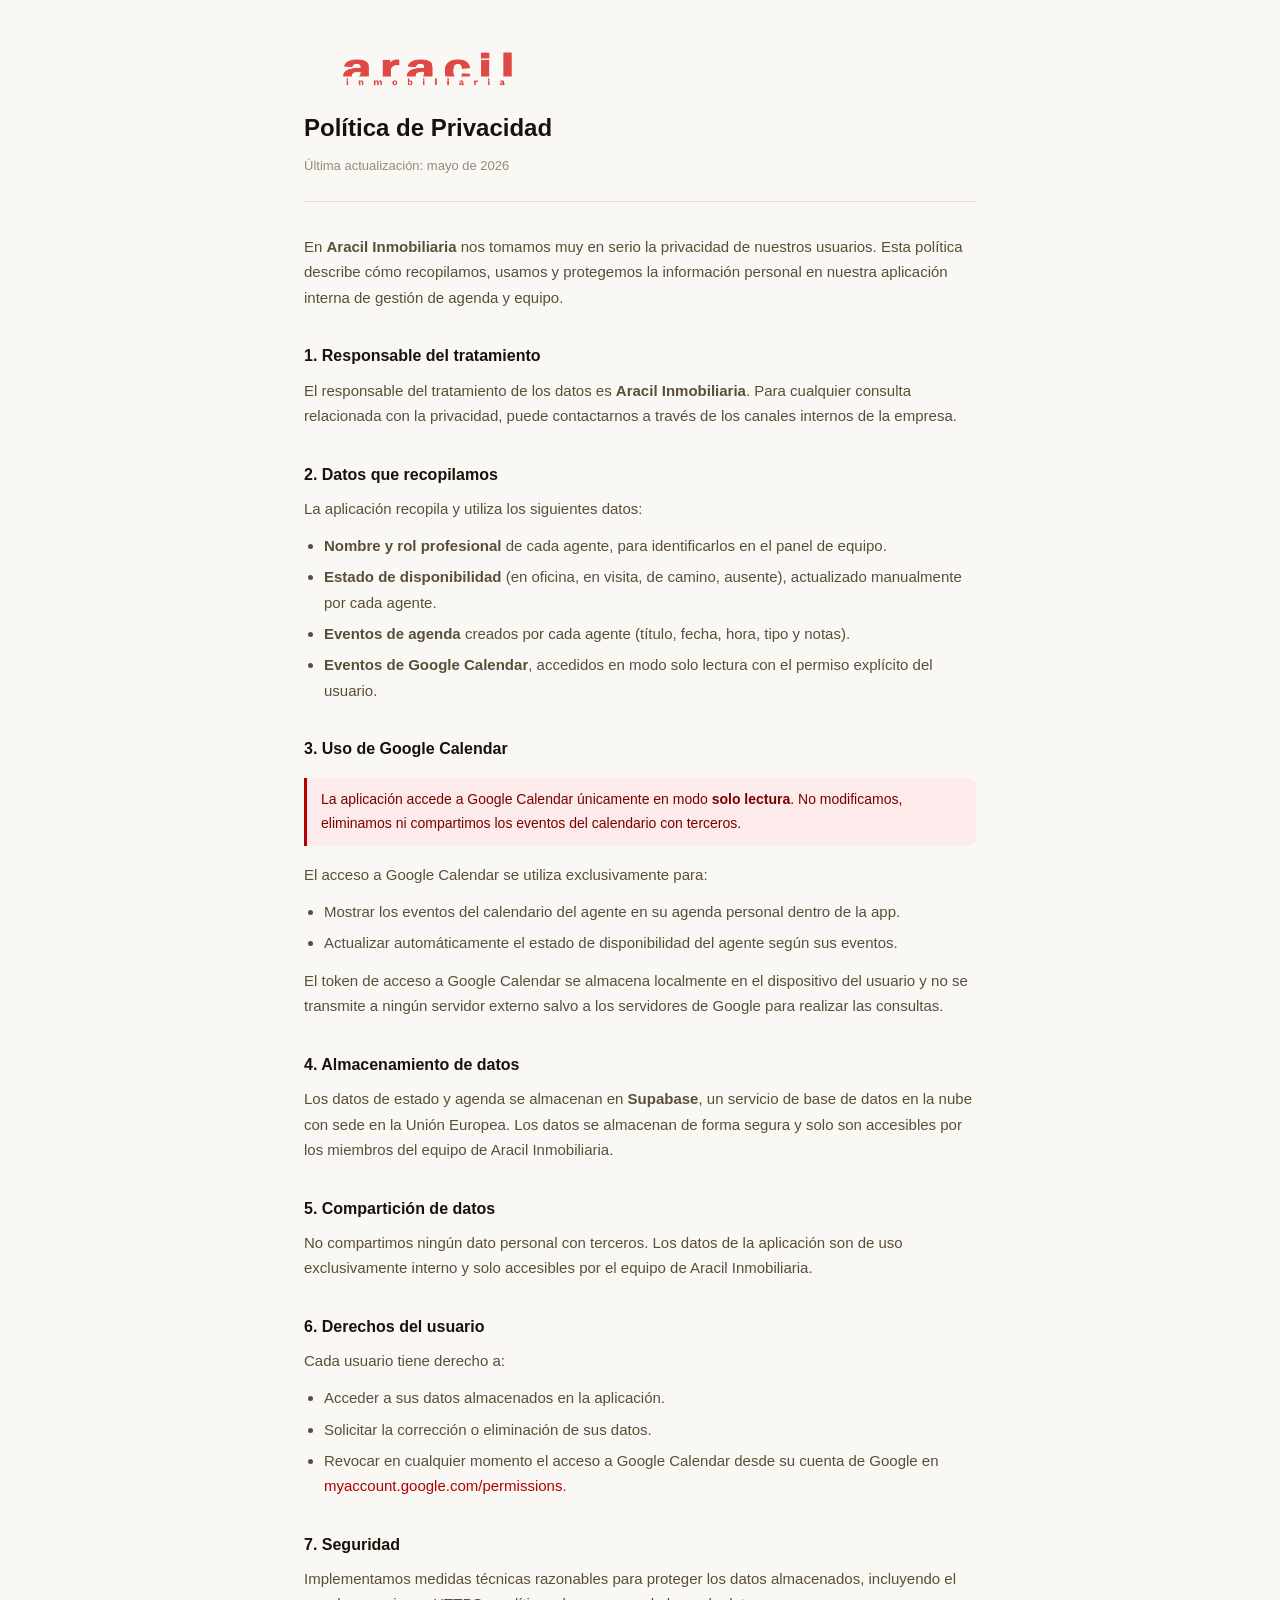
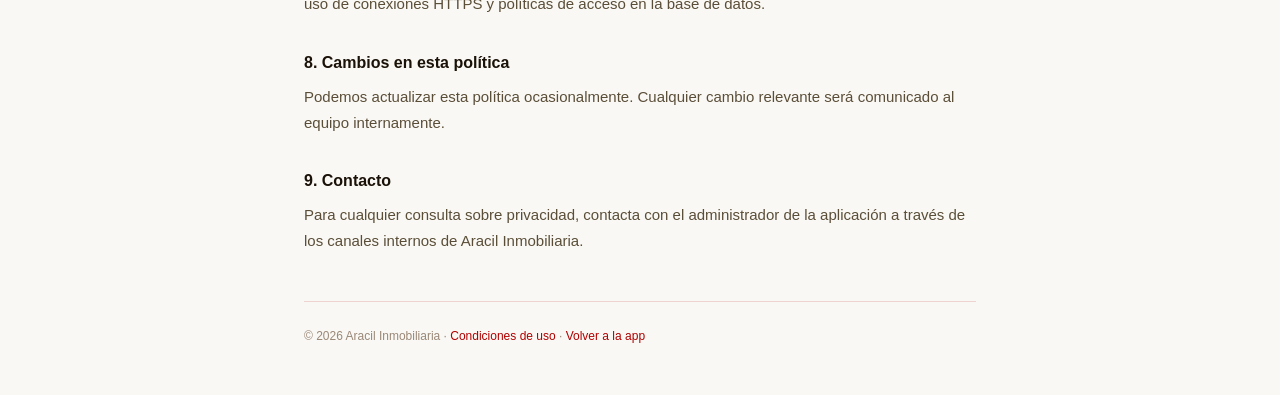
<file: privacy.html>
<!DOCTYPE html>
<html lang="es">
<head>
  <meta charset="UTF-8">
  <meta name="viewport" content="width=device-width, initial-scale=1.0">
  <title>Política de Privacidad — Aracil Inmobiliaria</title>
  <style>
    *, *::before, *::after { box-sizing: border-box; margin: 0; padding: 0; }
    body {
      font-family: -apple-system, BlinkMacSystemFont, 'Segoe UI', sans-serif;
      background: #faf8f4;
      color: #1a1208;
      line-height: 1.7;
      font-size: 15px;
    }
    .container {
      max-width: 720px;
      margin: 0 auto;
      padding: 3rem 1.5rem;
    }
    header {
      border-bottom: 0.5px solid rgba(176,0,0,0.15);
      padding-bottom: 1.5rem;
      margin-bottom: 2rem;
    }
    .logo {
      height: 40px;
      width: auto;
      margin-bottom: 1.25rem;
      display: block;
    }
    h1 {
      font-size: 24px;
      font-weight: 600;
      color: #1a1208;
      margin-bottom: 6px;
    }
    .subtitle {
      font-size: 13px;
      color: #9a8878;
    }
    h2 {
      font-size: 16px;
      font-weight: 600;
      color: #1a1208;
      margin: 2rem 0 0.5rem;
    }
    p {
      color: #5a4e38;
      margin-bottom: 0.75rem;
    }
    ul {
      color: #5a4e38;
      padding-left: 1.25rem;
      margin-bottom: 0.75rem;
    }
    ul li {
      margin-bottom: 0.35rem;
    }
    .highlight {
      background: #fdeaea;
      border-left: 3px solid #b00000;
      border-radius: 0 8px 8px 0;
      padding: 10px 14px;
      margin: 1rem 0;
      font-size: 14px;
      color: #7a0000;
    }
    footer {
      margin-top: 3rem;
      padding-top: 1.5rem;
      border-top: 0.5px solid rgba(176,0,0,0.15);
      font-size: 12px;
      color: #9a8878;
    }
    a { color: #b00000; text-decoration: none; }
    a:hover { text-decoration: underline; }
  </style>
</head>
<body>
  <div class="container">
    <header>
      <img src="imgs/logotipo-aracil-Transparente.png" alt="Aracil Inmobiliaria" class="logo">
      <h1>Política de Privacidad</h1>
      <div class="subtitle">Última actualización: mayo de 2026</div>
    </header>

    <p>En <strong>Aracil Inmobiliaria</strong> nos tomamos muy en serio la privacidad de nuestros usuarios. Esta política describe cómo recopilamos, usamos y protegemos la información personal en nuestra aplicación interna de gestión de agenda y equipo.</p>

    <h2>1. Responsable del tratamiento</h2>
    <p>El responsable del tratamiento de los datos es <strong>Aracil Inmobiliaria</strong>. Para cualquier consulta relacionada con la privacidad, puede contactarnos a través de los canales internos de la empresa.</p>

    <h2>2. Datos que recopilamos</h2>
    <p>La aplicación recopila y utiliza los siguientes datos:</p>
    <ul>
      <li><strong>Nombre y rol profesional</strong> de cada agente, para identificarlos en el panel de equipo.</li>
      <li><strong>Estado de disponibilidad</strong> (en oficina, en visita, de camino, ausente), actualizado manualmente por cada agente.</li>
      <li><strong>Eventos de agenda</strong> creados por cada agente (título, fecha, hora, tipo y notas).</li>
      <li><strong>Eventos de Google Calendar</strong>, accedidos en modo solo lectura con el permiso explícito del usuario.</li>
    </ul>

    <h2>3. Uso de Google Calendar</h2>
    <div class="highlight">
      La aplicación accede a Google Calendar únicamente en modo <strong>solo lectura</strong>. No modificamos, eliminamos ni compartimos los eventos del calendario con terceros.
    </div>
    <p>El acceso a Google Calendar se utiliza exclusivamente para:</p>
    <ul>
      <li>Mostrar los eventos del calendario del agente en su agenda personal dentro de la app.</li>
      <li>Actualizar automáticamente el estado de disponibilidad del agente según sus eventos.</li>
    </ul>
    <p>El token de acceso a Google Calendar se almacena localmente en el dispositivo del usuario y no se transmite a ningún servidor externo salvo a los servidores de Google para realizar las consultas.</p>

    <h2>4. Almacenamiento de datos</h2>
    <p>Los datos de estado y agenda se almacenan en <strong>Supabase</strong>, un servicio de base de datos en la nube con sede en la Unión Europea. Los datos se almacenan de forma segura y solo son accesibles por los miembros del equipo de Aracil Inmobiliaria.</p>

    <h2>5. Compartición de datos</h2>
    <p>No compartimos ningún dato personal con terceros. Los datos de la aplicación son de uso exclusivamente interno y solo accesibles por el equipo de Aracil Inmobiliaria.</p>

    <h2>6. Derechos del usuario</h2>
    <p>Cada usuario tiene derecho a:</p>
    <ul>
      <li>Acceder a sus datos almacenados en la aplicación.</li>
      <li>Solicitar la corrección o eliminación de sus datos.</li>
      <li>Revocar en cualquier momento el acceso a Google Calendar desde su cuenta de Google en <a href="https://myaccount.google.com/permissions" target="_blank">myaccount.google.com/permissions</a>.</li>
    </ul>

    <h2>7. Seguridad</h2>
    <p>Implementamos medidas técnicas razonables para proteger los datos almacenados, incluyendo el uso de conexiones HTTPS y políticas de acceso en la base de datos.</p>

    <h2>8. Cambios en esta política</h2>
    <p>Podemos actualizar esta política ocasionalmente. Cualquier cambio relevante será comunicado al equipo internamente.</p>

    <h2>9. Contacto</h2>
    <p>Para cualquier consulta sobre privacidad, contacta con el administrador de la aplicación a través de los canales internos de Aracil Inmobiliaria.</p>

    <footer>
      &copy; 2026 Aracil Inmobiliaria · <a href="terms.html">Condiciones de uso</a> · <a href="index.html">Volver a la app</a>
    </footer>
  </div>
</body>
</html>
</file>
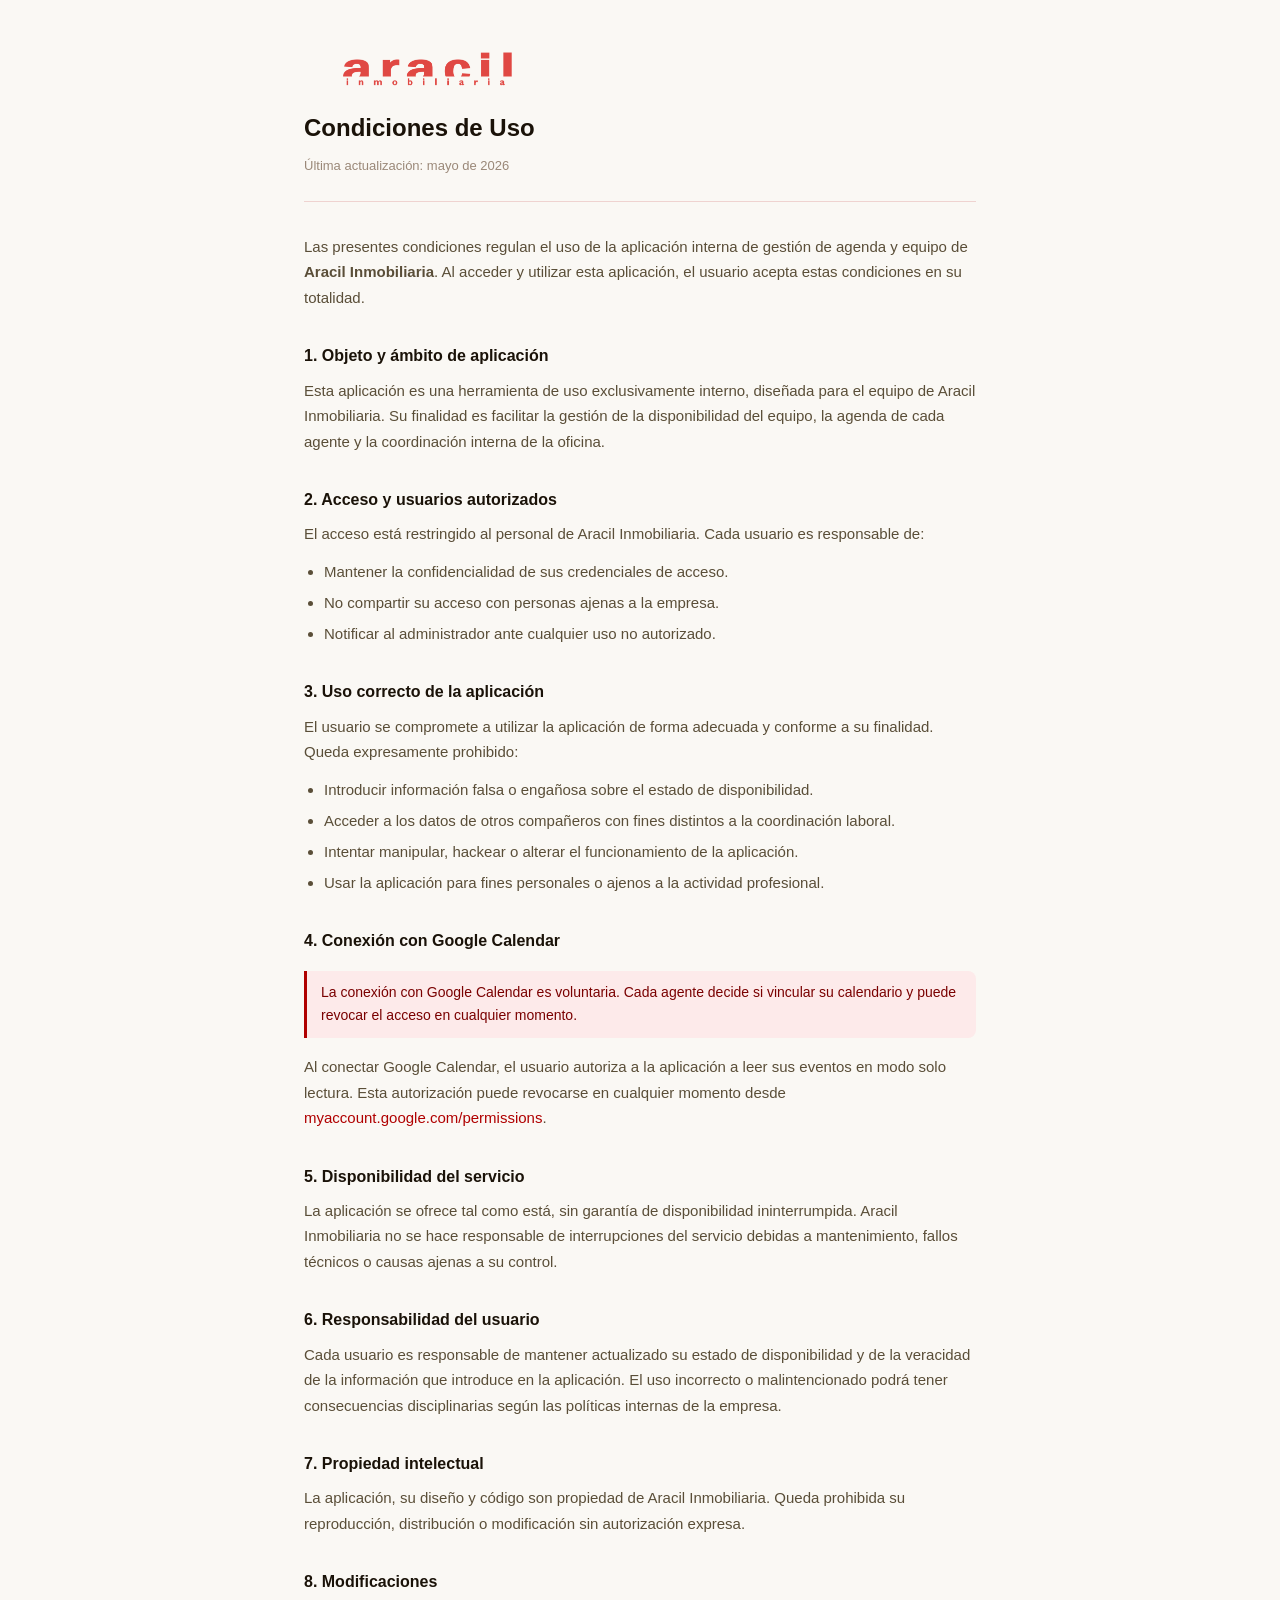
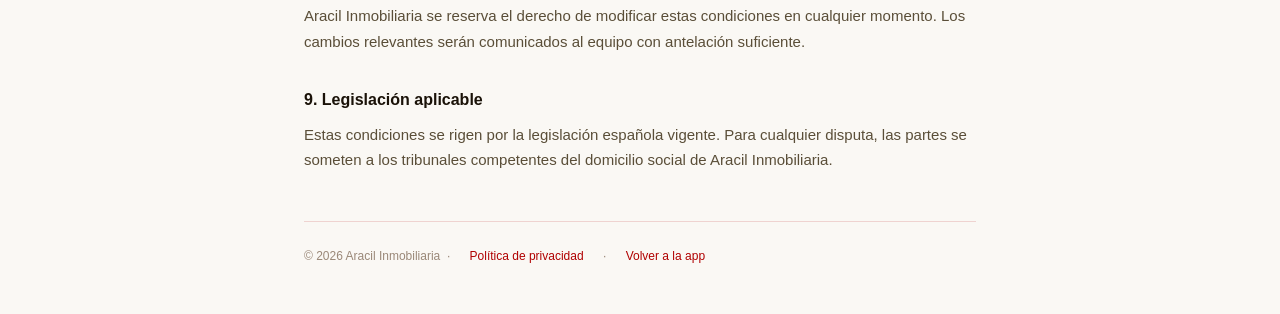
<file: terms.html>
<!DOCTYPE html>
<html lang="es">
<head>
  <meta charset="UTF-8">
  <meta name="viewport" content="width=device-width, initial-scale=1.0">
  <title>Condiciones de Uso — Aracil Inmobiliaria</title>
  <style>
    *, *::before, *::after { box-sizing: border-box; margin: 0; padding: 0; }
    body {
      font-family: -apple-system, BlinkMacSystemFont, 'Segoe UI', sans-serif;
      background: #faf8f4;
      color: #1a1208;
      line-height: 1.7;
      font-size: 15px;
    }
    .container {
      max-width: 720px;
      margin: 0 auto;
      padding: 3rem 1.5rem;
    }
    header {
      border-bottom: 0.5px solid rgba(176,0,0,0.15);
      padding-bottom: 1.5rem;
      margin-bottom: 2rem;
    }
    .logo {
      height: 40px;
      width: auto;
      margin-bottom: 1.25rem;
      display: block;
    }
    h1 {
      font-size: 24px;
      font-weight: 600;
      color: #1a1208;
      margin-bottom: 6px;
    }
    .subtitle {
      font-size: 13px;
      color: #9a8878;
    }
    h2 {
      font-size: 16px;
      font-weight: 600;
      color: #1a1208;
      margin: 2rem 0 0.5rem;
    }
    p {
      color: #5a4e38;
      margin-bottom: 0.75rem;
    }
    ul {
      color: #5a4e38;
      padding-left: 1.25rem;
      margin-bottom: 0.75rem;
    }
    ul li {
      margin-bottom: 0.35rem;
    }
    .highlight {
      background: #fdeaea;
      border-left: 3px solid #b00000;
      border-radius: 0 8px 8px 0;
      padding: 10px 14px;
      margin: 1rem 0;
      font-size: 14px;
      color: #7a0000;
    }
    footer {
      margin-top: 3rem;
      padding-top: 1.5rem;
      border-top: 0.5px solid rgba(176,0,0,0.15);
      font-size: 12px;
      color: #9a8878;
      display: flex;
      gap: 1rem;
      flex-wrap: wrap;
    }
    a { color: #b00000; text-decoration: none; }
    a:hover { text-decoration: underline; }
  </style>
</head>
<body>
  <div class="container">
    <header>
      <img src="imgs/logotipo-aracil-Transparente.png" alt="Aracil Inmobiliaria" class="logo">
      <h1>Condiciones de Uso</h1>
      <div class="subtitle">Última actualización: mayo de 2026</div>
    </header>

    <p>Las presentes condiciones regulan el uso de la aplicación interna de gestión de agenda y equipo de <strong>Aracil Inmobiliaria</strong>. Al acceder y utilizar esta aplicación, el usuario acepta estas condiciones en su totalidad.</p>

    <h2>1. Objeto y ámbito de aplicación</h2>
    <p>Esta aplicación es una herramienta de uso exclusivamente interno, diseñada para el equipo de Aracil Inmobiliaria. Su finalidad es facilitar la gestión de la disponibilidad del equipo, la agenda de cada agente y la coordinación interna de la oficina.</p>

    <h2>2. Acceso y usuarios autorizados</h2>
    <p>El acceso está restringido al personal de Aracil Inmobiliaria. Cada usuario es responsable de:</p>
    <ul>
      <li>Mantener la confidencialidad de sus credenciales de acceso.</li>
      <li>No compartir su acceso con personas ajenas a la empresa.</li>
      <li>Notificar al administrador ante cualquier uso no autorizado.</li>
    </ul>

    <h2>3. Uso correcto de la aplicación</h2>
    <p>El usuario se compromete a utilizar la aplicación de forma adecuada y conforme a su finalidad. Queda expresamente prohibido:</p>
    <ul>
      <li>Introducir información falsa o engañosa sobre el estado de disponibilidad.</li>
      <li>Acceder a los datos de otros compañeros con fines distintos a la coordinación laboral.</li>
      <li>Intentar manipular, hackear o alterar el funcionamiento de la aplicación.</li>
      <li>Usar la aplicación para fines personales o ajenos a la actividad profesional.</li>
    </ul>

    <h2>4. Conexión con Google Calendar</h2>
    <div class="highlight">
      La conexión con Google Calendar es voluntaria. Cada agente decide si vincular su calendario y puede revocar el acceso en cualquier momento.
    </div>
    <p>Al conectar Google Calendar, el usuario autoriza a la aplicación a leer sus eventos en modo solo lectura. Esta autorización puede revocarse en cualquier momento desde <a href="https://myaccount.google.com/permissions" target="_blank">myaccount.google.com/permissions</a>.</p>

    <h2>5. Disponibilidad del servicio</h2>
    <p>La aplicación se ofrece tal como está, sin garantía de disponibilidad ininterrumpida. Aracil Inmobiliaria no se hace responsable de interrupciones del servicio debidas a mantenimiento, fallos técnicos o causas ajenas a su control.</p>

    <h2>6. Responsabilidad del usuario</h2>
    <p>Cada usuario es responsable de mantener actualizado su estado de disponibilidad y de la veracidad de la información que introduce en la aplicación. El uso incorrecto o malintencionado podrá tener consecuencias disciplinarias según las políticas internas de la empresa.</p>

    <h2>7. Propiedad intelectual</h2>
    <p>La aplicación, su diseño y código son propiedad de Aracil Inmobiliaria. Queda prohibida su reproducción, distribución o modificación sin autorización expresa.</p>

    <h2>8. Modificaciones</h2>
    <p>Aracil Inmobiliaria se reserva el derecho de modificar estas condiciones en cualquier momento. Los cambios relevantes serán comunicados al equipo con antelación suficiente.</p>

    <h2>9. Legislación aplicable</h2>
    <p>Estas condiciones se rigen por la legislación española vigente. Para cualquier disputa, las partes se someten a los tribunales competentes del domicilio social de Aracil Inmobiliaria.</p>

    <footer>
      &copy; 2026 Aracil Inmobiliaria &nbsp;·&nbsp;
      <a href="privacy.html">Política de privacidad</a> &nbsp;·&nbsp;
      <a href="index.html">Volver a la app</a>
    </footer>
  </div>
</body>
</html>
</file>
<file: styles.css>
/* ===========================
   Aracil Inmobiliaria — Estilos
   =========================== */

/* Variables */
:root {
  --bg:            #faf8f4;
  --surface:       #ffffff;
  --border:        rgba(176, 0, 0, 0.10);
  --border-md:     rgba(176, 0, 0, 0.20);
  --text:          #1a1208;
  --text-secondary:#5a4e38;
  --text-hint:     #9a8878;
  --radius:        12px;
  --radius-sm:     8px;
  --radius-pill:   99px;
  --accent:        #b00000;
  --accent-light:  #fdeaea;

  /* Estados — colores intuitivos */
  --green-bg:  #eaf5e4; --green-text: #2a6020; --green-dot: #5a9e40;
  --amber-bg:  #fff0e0; --amber-text: #8b4000; --amber-dot: #e07820;
  --blue-bg:   #e6f1fb; --blue-text:  #0c447c; --blue-dot:  #378add;
  --gray-bg:   #f2ede8; --gray-text:  #5a4e38; --gray-dot:  #9a8060;
  --red-bg:    #fdeaea; --red-text:   #7a0000; --red-dot:   #b00000;
}

/* Reset */
* {
  box-sizing: border-box;
  margin: 0;
  padding: 0;
}

body {
  font-family: -apple-system, BlinkMacSystemFont, 'Segoe UI', sans-serif;
  background: var(--bg);
  color: var(--text);
  min-height: 100vh;
}

/* ===========================
   Login
   =========================== */
#loginScreen {
  display: flex;
  flex-direction: column;
  align-items: center;
  justify-content: center;
  min-height: 100vh;
  padding: 2rem;
}

.login-card {
  background: var(--surface);
  border: 0.5px solid var(--border);
  border-radius: var(--radius);
  padding: 2rem;
  width: 100%;
  max-width: 380px;
}

.login-title {
  font-size: 20px;
  font-weight: 600;
  margin-bottom: 6px;
}

.login-sub {
  font-size: 14px;
  color: var(--text-secondary);
  margin-bottom: 1.5rem;
}

.worker-btn {
  display: flex;
  align-items: center;
  gap: 12px;
  width: 100%;
  padding: 12px 14px;
  border: 0.5px solid var(--border);
  border-radius: var(--radius-sm);
  background: var(--bg);
  cursor: pointer;
  margin-bottom: 8px;
  font-size: 14px;
  font-weight: 500;
  color: var(--text);
  transition: border-color 0.15s, background 0.15s;
}

.worker-btn:hover {
  border-color: var(--border-md);
  background: #f0efe9;
}

.worker-btn .av {
  width: 34px;
  height: 34px;
  border-radius: 50%;
  display: flex;
  align-items: center;
  justify-content: center;
  font-size: 12px;
  font-weight: 600;
  flex-shrink: 0;
}

.worker-btn .info {
  text-align: left;
}

.worker-btn .role {
  font-size: 12px;
  color: var(--text-secondary);
  font-weight: 400;
}

/* ===========================
   App principal
   =========================== */
#appScreen {
  display: none;
}

.top-bar {
  background: #b00000;
  border-bottom: 0.5px solid rgba(255,255,255,0.15);
  padding: 12px 16px;
  position: sticky;
  top: 0;
  z-index: 10;
}

.top-bar .top-name {
  color: #ffffff;
}

.top-bar .top-role {
  color: rgba(255,255,255,0.6);
}

.top-bar .btn-logout {
  color: rgba(255,255,255,0.6);
}

.top-bar .btn-logout:hover {
  background: rgba(255,255,255,0.12);
  color: #ffffff;
}

.top-bar .btn-agenda {
  color: rgba(255,255,255,0.8);
  border-color: rgba(255,255,255,0.3);
}

.top-bar .btn-agenda:hover {
  background: rgba(255,255,255,0.12);
  color: #ffffff;
  border-color: rgba(255,255,255,0.5);
}

.top-logo {
  height: 28px;
  width: auto;
  max-width: 160px;
  opacity: 0.9;
  flex-shrink: 0;
  object-fit: contain;
}

.top-row {
  display: flex;
  align-items: center;
  justify-content: space-between;
  gap: 12px;
}

@media (max-width: 480px) {
  .top-bar {
    padding: 10px 12px;
  }

  .top-row {
    flex-direction: column;
    align-items: stretch;
    gap: 8px;
  }

  .top-logo {
    height: 24px;
    max-width: 140px;
    display: block;
  }

  .top-left {
    flex: 1;
    overflow: hidden;
    min-width: 0;
  }

  .top-name {
    white-space: nowrap;
    overflow: hidden;
    text-overflow: ellipsis;
    max-width: 160px;
  }

  .top-actions {
    flex-shrink: 0;
  }

  /* Fila inferior: usuario y botones en la misma línea */
  .top-row {
    display: grid;
    grid-template-areas:
      "logo logo"
      "user actions";
    grid-template-columns: 1fr auto;
  }

  .top-logo     { grid-area: logo; }
  .top-left     { grid-area: user; }
  .top-actions  { grid-area: actions; align-self: center; }
}

.top-left {
  display: flex;
  align-items: center;
  gap: 10px;
}

.top-av {
  width: 32px;
  height: 32px;
  border-radius: 50%;
  background: rgba(255,255,255,0.15);
  color: rgba(255,255,255,0.9);
  display: flex;
  align-items: center;
  justify-content: center;
  font-size: 11px;
  font-weight: 600;
  flex-shrink: 0;
}

.top-name {
  font-size: 14px;
  font-weight: 500;
}

.top-role {
  font-size: 12px;
  color: var(--text-secondary);
}

.btn-logout {
  font-size: 12px;
  color: var(--text-hint);
  background: none;
  border: none;
  cursor: pointer;
  padding: 4px 8px;
  border-radius: var(--radius-sm);
}

.btn-logout:hover {
  background: var(--accent-light);
  color: var(--accent);
}

.content {
  padding: 16px;
  max-width: 680px;
  margin: 0 auto;
}

/* ===========================
   Tarjeta "Mi estado"
   =========================== */
.my-card {
  background: var(--surface);
  border: 0.5px solid var(--border);
  border-radius: var(--radius);
  padding: 16px;
  margin-bottom: 16px;
}

.my-card-label {
  font-size: 11px;
  font-weight: 600;
  color: var(--text-hint);
  text-transform: uppercase;
  letter-spacing: 0.06em;
  margin-bottom: 10px;
}

.my-status-row {
  display: flex;
  align-items: center;
  justify-content: space-between;
  flex-wrap: wrap;
  gap: 10px;
  margin-bottom: 12px;
}

/* Badges de estado */
.badge {
  display: inline-flex;
  align-items: center;
  gap: 6px;
  font-size: 13px;
  padding: 5px 12px;
  border-radius: var(--radius-pill);
  font-weight: 500;
}

.dot {
  width: 8px;
  height: 8px;
  border-radius: 50%;
  flex-shrink: 0;
}

.b-oficina               { background: var(--green-bg); color: var(--green-text); }
.b-oficina .dot          { background: var(--green-dot); }
.b-visita                { background: var(--amber-bg); color: var(--amber-text); }
.b-visita .dot           { background: var(--amber-dot); }
.b-camino                { background: var(--blue-bg);  color: var(--blue-text); }
.b-camino .dot           { background: var(--blue-dot); }
.b-ausente               { background: var(--gray-bg);  color: var(--gray-text); }
.b-ausente .dot          { background: var(--gray-dot); }
.b-reunido               { background: var(--red-bg);   color: var(--red-text); }
.b-reunido .dot          { background: var(--red-dot); }

.my-detail {
  font-size: 13px;
  color: var(--text-secondary);
  line-height: 1.6;
}

.my-detail span {
  color: var(--text);
}

.update-btn {
  width: 100%;
  padding: 11px;
  border-radius: var(--radius-sm);
  border: 0.5px solid var(--border-md);
  background: var(--bg);
  cursor: pointer;
  font-size: 14px;
  font-weight: 500;
  color: var(--text);
  margin-top: 12px;
  transition: background 0.15s;
}

.update-btn:hover {
  background: var(--accent-light);
  color: var(--accent);
  border-color: var(--accent);
}

.update-btn.green {
  background: var(--green-bg);
  color: var(--green-text);
  border-color: var(--green-dot);
}

.btn-quick-back {
  margin-top: 8px;
  width: 100%;
  padding: 7px;
  border-radius: var(--radius-sm);
  border: 0.5px solid var(--green-dot);
  background: var(--green-bg);
  color: var(--green-text);
  font-size: 12px;
  font-weight: 500;
  cursor: pointer;
  transition: background 0.12s;
}

.btn-quick-back:hover {
  background: #f5ebb0;
}

/* ===========================
   Resumen (pills)
   =========================== */
.summary {
  display: flex;
  gap: 8px;
  margin-bottom: 16px;
  flex-wrap: wrap;
}

.sum-pill {
  background: var(--surface);
  border: 0.5px solid var(--border);
  border-radius: var(--radius-pill);
  padding: 6px 14px;
  font-size: 12px;
  color: var(--text-secondary);
  display: flex;
  align-items: center;
  gap: 6px;
}

.sum-pill strong {
  color: var(--text);
  font-weight: 600;
}

/* ===========================
   Equipo
   =========================== */
.section-label {
  font-size: 11px;
  font-weight: 600;
  color: var(--text-hint);
  text-transform: uppercase;
  letter-spacing: 0.06em;
  margin-bottom: 10px;
}

.team-grid {
  display: grid;
  grid-template-columns: repeat(auto-fill, minmax(240px, 1fr));
  gap: 10px;
  margin-bottom: 20px;
}

.t-card {
  background: var(--surface);
  border: 0.5px solid var(--border);
  border-radius: var(--radius);
  padding: 14px;
}

.t-head {
  display: flex;
  align-items: center;
  gap: 10px;
  margin-bottom: 8px;
}

.t-av {
  width: 36px;
  height: 36px;
  border-radius: 50%;
  display: flex;
  align-items: center;
  justify-content: center;
  font-size: 12px;
  font-weight: 600;
  flex-shrink: 0;
}

.t-name {
  font-size: 13px;
  font-weight: 500;
}

.t-role {
  font-size: 11px;
  color: var(--text-secondary);
}

.t-info {
  font-size: 12px;
  color: var(--text-secondary);
  line-height: 1.55;
  margin-top: 6px;
}

.t-info span {
  color: var(--text);
}

.t-note {
  font-size: 11px;
  color: var(--text-hint);
  margin-top: 4px;
  font-style: italic;
}

/* ===========================
   Modal / Formulario
   =========================== */
.modal-bg {
  display: none;
  position: fixed;
  inset: 0;
  background: rgba(0,0,0,0.35);
  z-index: 100;
  align-items: flex-end;
  justify-content: center;
}

.modal-bg.open {
  display: flex;
}

@media (min-width: 500px) {
  .modal-bg { align-items: center; }
}

.modal {
  background: var(--surface);
  border-radius: var(--radius) var(--radius) 0 0;
  padding: 20px;
  width: 100%;
  max-width: 480px;
}

@media (min-width: 500px) {
  .modal { border-radius: var(--radius); }
}

.modal-title {
  font-size: 16px;
  font-weight: 600;
  margin-bottom: 18px;
}

.form-label {
  font-size: 12px;
  color: var(--text-secondary);
  margin-bottom: 4px;
  display: block;
}

.form-row {
  margin-bottom: 14px;
}

.form-row input,
.form-row select,
.form-row textarea {
  width: 100%;
  padding: 10px 12px;
  border: 0.5px solid var(--border-md);
  border-radius: var(--radius-sm);
  font-size: 14px;
  background: var(--bg);
  color: var(--text);
  outline: none;
  font-family: inherit;
}

.form-row input:focus,
.form-row select:focus,
.form-row textarea:focus {
  border-color: #378ADD;
}

.form-row textarea {
  height: 70px;
  resize: vertical;
}

.form-grid {
  display: grid;
  grid-template-columns: 1fr 1fr;
  gap: 10px;
}

/* Botones de selección de estado */
.status-btns {
  display: grid;
  grid-template-columns: 1fr 1fr;
  gap: 8px;
}

.status-opt {
  padding: 10px 8px;
  border: 0.5px solid var(--border);
  border-radius: var(--radius-sm);
  cursor: pointer;
  text-align: center;
  font-size: 13px;
  font-weight: 500;
  background: var(--bg);
  color: var(--text-secondary);
  transition: all 0.12s;
}

.status-opt:hover {
  border-color: var(--border-md);
}

.status-opt.sel {
  border-width: 2px;
}

.status-opt.sel.s-oficina, .qs-btn.sel.s-oficina { background: var(--green-bg); color: var(--green-text); border-color: var(--green-dot); }
.status-opt.sel.s-visita,  .qs-btn.sel.s-visita  { background: var(--amber-bg); color: var(--amber-text); border-color: var(--amber-dot); }
.status-opt.sel.s-camino,  .qs-btn.sel.s-camino  { background: var(--blue-bg);  color: var(--blue-text);  border-color: var(--blue-dot); }
.status-opt.sel.s-ausente, .qs-btn.sel.s-ausente { background: var(--gray-bg);  color: var(--gray-text);  border-color: var(--gray-dot); }

/* ===========================
   Estado con un toque
   =========================== */
.quick-status {
  display: grid;
  grid-template-columns: 1fr 1fr;
  gap: 8px;
}

.qs-btn {
  min-height: 56px;
  padding: 10px 8px;
  display: flex;
  align-items: center;
  justify-content: center;
  gap: 8px;
  border: 0.5px solid var(--border-md);
  border-radius: var(--radius-sm);
  background: var(--bg);
  color: var(--text);
  font-family: inherit;
  font-size: 15px;
  font-weight: 500;
  cursor: pointer;
  -webkit-tap-highlight-color: transparent;
  transition: background 0.12s, border-color 0.12s, transform 0.08s;
}

.qs-btn:hover   { border-color: var(--accent); }
.qs-btn:active  { transform: scale(0.98); }
.qs-btn.sel     { border-width: 2px; }

.qs-btn:focus-visible {
  outline: 2px solid var(--accent);
  outline-offset: 2px;
}

.qs-btn:disabled {
  opacity: 0.6;
  cursor: wait;
}

.qs-ico {
  width: 20px;
  height: 20px;
  flex-shrink: 0;
  fill: none;
  stroke: currentColor;
  stroke-width: 1.8;
  stroke-linecap: round;
  stroke-linejoin: round;
}

.qs-btn.s-oficina .qs-ico { color: var(--green-dot); }
.qs-btn.s-visita  .qs-ico { color: var(--amber-dot); }
.qs-btn.s-camino  .qs-ico { color: var(--blue-dot); }
.qs-btn.s-ausente .qs-ico { color: var(--gray-dot); }
.qs-btn.sel .qs-ico       { color: currentColor; }

/* ===========================
   Cabecera del trabajador (saludo)
   =========================== */
.hello-row {
  max-width: 680px;
  margin: 0 auto;
  display: flex;
  align-items: center;
  justify-content: space-between;
  gap: 12px;
}

.hello-text { min-width: 0; }

.hello-name {
  color: #fff;
  font-size: 18px;
  font-weight: 600;
  white-space: nowrap;
  overflow: hidden;
  text-overflow: ellipsis;
}

.hello-role {
  color: rgba(255,255,255,0.7);
  font-size: 12px;
}

.hello-actions {
  display: flex;
  align-items: center;
  gap: 6px;
  flex-shrink: 0;
}

.icon-btn {
  width: 40px;
  height: 40px;
  display: inline-flex;
  align-items: center;
  justify-content: center;
  border-radius: var(--radius-sm);
  border: none;
  background: rgba(255,255,255,0.14);
  color: #fff;
  cursor: pointer;
  text-decoration: none;
  transition: background 0.15s;
}

.icon-btn:hover { background: rgba(255,255,255,0.24); }

.icon-btn svg {
  width: 20px;
  height: 20px;
  fill: none;
  stroke: currentColor;
  stroke-width: 1.8;
  stroke-linecap: round;
  stroke-linejoin: round;
}

.icon-btn:focus-visible,
.hello-logout:focus-visible {
  outline: 2px solid #fff;
  outline-offset: 2px;
}

.hello-logout {
  height: 40px;
  padding: 0 10px;
  border: none;
  border-radius: var(--radius-sm);
  background: none;
  color: rgba(255,255,255,0.8);
  font-family: inherit;
  font-size: 13px;
  cursor: pointer;
}

.hello-logout:hover { background: rgba(255,255,255,0.14); color: #fff; }

/* ===========================
   Lista compacta del equipo
   =========================== */
.team-head {
  display: flex;
  align-items: center;
  justify-content: space-between;
  gap: 8px;
  margin: 20px 0 6px;
}

.team-head .section-label { margin-bottom: 0; }

.team-refresh {
  display: flex;
  align-items: center;
  gap: 4px;
}

.team-refresh .last-updated { margin: 0; }

.icon-btn.small {
  width: 32px;
  height: 32px;
  background: none;
  color: var(--text-hint);
}

.icon-btn.small:hover { background: var(--accent-light); color: var(--accent); }
.icon-btn.small:focus-visible { outline-color: var(--accent); }
.icon-btn.small svg { width: 16px; height: 16px; }

.team-list {
  background: var(--surface);
  border: 0.5px solid var(--border);
  border-radius: var(--radius);
  padding: 0 14px;
  margin-bottom: 20px;
}

.tm-row {
  display: flex;
  align-items: center;
  gap: 10px;
  padding: 10px 0;
  border-top: 0.5px solid var(--border);
}

.tm-row:first-child { border-top: none; }

.tm-av {
  width: 34px;
  height: 34px;
  border-radius: 50%;
  display: flex;
  align-items: center;
  justify-content: center;
  font-size: 12px;
  font-weight: 600;
  flex-shrink: 0;
}

.tm-body {
  flex: 1;
  min-width: 0;
}

.tm-name {
  font-size: 14px;
  font-weight: 500;
}

.tm-sub {
  font-size: 12px;
  color: var(--text-secondary);
  white-space: nowrap;
  overflow: hidden;
  text-overflow: ellipsis;
}

.tm-chip {
  flex-shrink: 0;
  font-size: 12px;
  font-weight: 500;
  padding: 4px 10px;
  border-radius: var(--radius-pill);
}

.st-oficina { background: var(--green-bg); color: var(--green-text); }
.st-visita  { background: var(--amber-bg); color: var(--amber-text); }
.st-camino  { background: var(--blue-bg);  color: var(--blue-text); }
.st-ausente { background: var(--gray-bg);  color: var(--gray-text); }
.st-reunido { background: var(--red-bg);   color: var(--red-text); }

.my-card .my-detail:not(:empty) {
  margin-top: 12px;
}

.qs-msg {
  font-size: 12px;
  color: var(--text-hint);
  text-align: center;
  margin-top: 10px;
}

.qs-msg:empty { display: none; }

.qs-msg.error {
  color: var(--accent);
  font-weight: 500;
}

.qs-link {
  display: block;
  margin: 8px auto 0;
  padding: 6px 10px;
  background: none;
  border: none;
  border-radius: var(--radius-sm);
  color: var(--accent);
  font-family: inherit;
  font-size: 13px;
  font-weight: 500;
  cursor: pointer;
}

.qs-link:hover { background: var(--accent-light); }
.qs-link:focus-visible { outline: 2px solid var(--accent); outline-offset: 2px; }
.qs-link[hidden] { display: none; }

.modal-btns {
  display: flex;
  gap: 8px;
  margin-top: 18px;
}

.btn-save {
  flex: 1;
  padding: 12px;
  border-radius: var(--radius-sm);
  border: none;
  background: var(--accent);
  color: #fff;
  font-size: 14px;
  font-weight: 500;
  cursor: pointer;
}

.btn-save:hover {
  background: #880000;
}

.btn-cancel {
  padding: 12px 16px;
  border-radius: var(--radius-sm);
  border: 0.5px solid var(--border-md);
  background: var(--bg);
  color: var(--text-secondary);
  font-size: 14px;
  cursor: pointer;
}

/* ===========================
   Historial
   =========================== */
.hist-item {
  border-top: 0.5px solid var(--border);
  padding: 10px 0;
  display: flex;
  gap: 10px;
}

.hist-time {
  font-size: 12px;
  color: var(--text-hint);
  min-width: 42px;
  padding-top: 1px;
}

.hist-body {
  flex: 1;
}

.hist-who {
  font-size: 13px;
  font-weight: 500;
}

.hist-detail {
  font-size: 12px;
  color: var(--text-secondary);
  line-height: 1.5;
  margin-top: 2px;
}

.empty {
  font-size: 13px;
  color: var(--text-hint);
  padding: 20px 0;
  text-align: center;
}

/* ===========================
   Actualizar / refresh
   =========================== */
.refresh-row {
  text-align: center;
  margin-bottom: 12px;
}

.btn-refresh {
  font-size: 12px;
  color: var(--text-hint);
  background: none;
  border: 0.5px solid var(--border);
  border-radius: var(--radius-pill);
  padding: 5px 14px;
  cursor: pointer;
}

.btn-refresh:hover {
  background: var(--surface);
  color: var(--text-secondary);
}

.last-updated {
  font-size: 11px;
  color: var(--text-hint);
  text-align: center;
  margin-bottom: 14px;
}

/* ===========================
   Administrador
   =========================== */
.login-divider {
  height: 0.5px;
  background: var(--border);
  margin: 16px 0;
}

.admin-login-btn {
  width: 100%;
  padding: 10px 14px;
  border: 0.5px solid var(--border-md);
  border-radius: var(--radius-sm);
  background: none;
  cursor: pointer;
  font-size: 13px;
  font-weight: 500;
  color: var(--text-secondary);
  transition: background 0.15s, color 0.15s;
  display: flex;
  align-items: center;
  justify-content: center;
  gap: 8px;
}

.admin-login-btn::before {
  content: '';
  width: 14px;
  height: 14px;
  background: var(--text-hint);
  mask-image: url("data:image/svg+xml,%3Csvg xmlns='http://www.w3.org/2000/svg' viewBox='0 0 24 24' fill='none' stroke='currentColor' stroke-width='2'%3E%3Crect x='3' y='11' width='18' height='11' rx='2'/%3E%3Cpath d='M7 11V7a5 5 0 0 1 10 0v4'/%3E%3C/svg%3E");
  mask-size: contain;
  mask-repeat: no-repeat;
  -webkit-mask-image: url("data:image/svg+xml,%3Csvg xmlns='http://www.w3.org/2000/svg' viewBox='0 0 24 24' fill='none' stroke='currentColor' stroke-width='2'%3E%3Crect x='3' y='11' width='18' height='11' rx='2'/%3E%3Cpath d='M7 11V7a5 5 0 0 1 10 0v4'/%3E%3C/svg%3E");
  -webkit-mask-size: contain;
  -webkit-mask-repeat: no-repeat;
}

.admin-login-btn:hover {
  background: var(--accent-light);
  color: var(--accent);
  border-color: var(--accent);
}

.admin-top-bar {
  background: #1a1a1a;
  border-bottom-color: rgba(255,255,255,0.10);
}

.admin-top-bar .top-name {
  color: #ffffff;
}

.admin-top-role {
  color: rgba(255,255,255,0.6) !important;
}

.admin-top-bar .btn-logout {
  color: rgba(255,255,255,0.5);
}

.admin-top-bar .btn-logout:hover {
  background: rgba(255,255,255,0.12);
  color: #ffffff;
}

.admin-av {
  width: 32px;
  height: 32px;
  border-radius: 50%;
  background: rgba(255,255,255,0.15);
  color: rgba(255,255,255,0.9);
  display: flex;
  align-items: center;
  justify-content: center;
  font-size: 11px;
  font-weight: 600;
  flex-shrink: 0;
}

.btn-add-worker {
  font-size: 12px;
  padding: 6px 12px;
  border-radius: var(--radius-sm);
  border: 0.5px solid rgba(255,255,255,0.3);
  background: rgba(255,255,255,0.12);
  color: rgba(255,255,255,0.9);
  cursor: pointer;
  transition: background 0.15s;
}

.btn-add-worker:hover {
  background: rgba(255,255,255,0.22);
}

.admin-grid {
  display: grid;
  grid-template-columns: repeat(auto-fill, minmax(260px, 1fr));
  gap: 10px;
  margin-bottom: 20px;
}

.admin-card {
  border-color: var(--border-md);
}

.btn-edit-worker {
  font-size: 11px;
  padding: 4px 10px;
  border-radius: var(--radius-sm);
  border: 0.5px solid var(--border-md);
  background: var(--bg);
  color: var(--text-secondary);
  cursor: pointer;
  flex-shrink: 0;
  transition: background 0.12s, color 0.12s;
}

.btn-edit-worker:hover {
  background: #1a1a1a;
  color: #fff;
  border-color: #1a1a1a;
}

.btn-quick-back {
  margin-top: 8px;
  width: 100%;
  padding: 7px;
  border-radius: var(--radius-sm);
  border: 0.5px solid var(--green-dot);
  background: var(--green-bg);
  color: var(--green-text);
  font-size: 12px;
  font-weight: 500;
  cursor: pointer;
  transition: background 0.12s;
}

.btn-quick-back:hover {
  background: #C0DD97;
}

.hist-admin-tag {
  display: inline-block;
  font-size: 10px;
  font-weight: 500;
  padding: 1px 6px;
  border-radius: 99px;
  background: var(--accent);
  color: #fff;
  vertical-align: middle;
  margin: 0 2px;
}

/* ===========================
   RESPONSIVE MÓVIL
   =========================== */
@media (max-width: 480px) {

  /* Top bar: apila en dos filas si no cabe */
  .top-bar {
    padding: 10px 12px;
    flex-wrap: wrap;
    gap: 8px;
  }

  .top-left {
    flex: 1;
    min-width: 0;
  }

  .top-name {
    font-size: 13px;
    white-space: nowrap;
    overflow: hidden;
    text-overflow: ellipsis;
    max-width: 160px;
  }

  /* Botones de la barra superior más compactos */
  .top-bar > div:last-child {
    display: flex;
    gap: 6px;
    align-items: center;
    flex-shrink: 0;
  }

  .btn-add-worker {
    font-size: 11px;
    padding: 5px 9px;
  }

  .btn-logout {
    font-size: 11px;
    padding: 4px 7px;
  }

  /* Logo en top bar más pequeño */
  .top-bar img {
    height: 22px !important;
  }

  /* Contenido con menos padding */
  .content {
    padding: 12px;
  }

  /* Grid del equipo: una sola columna */
  .team-grid,
  .admin-grid {
    grid-template-columns: 1fr;
  }

  /* Pills del resumen */
  .summary {
    gap: 6px;
  }

  .sum-pill {
    font-size: 11px;
    padding: 5px 10px;
  }

  /* Tarjeta Mi estado */
  .my-card {
    padding: 12px;
  }

  .my-status-row {
    flex-direction: column;
    align-items: flex-start;
    gap: 8px;
  }

  /* Modal desde abajo en móvil */
  .modal {
    padding: 16px;
  }

  .modal-title {
    font-size: 15px;
  }

  .form-grid {
    grid-template-columns: 1fr;
  }

  /* Login */
  .login-card {
    padding: 1.5rem;
  }

  /* Botones de estado en 2 columnas */
  .status-btns {
    grid-template-columns: 1fr 1fr;
  }
}

/* ===========================
   Top bar acciones
   =========================== */
.top-actions {
  display: flex;
  gap: 8px;
  align-items: center;
  flex-shrink: 0;
}

.btn-agenda {
  font-size: 12px;
  color: var(--text-hint);
  text-decoration: none;
  padding: 4px 8px;
  border-radius: var(--radius-sm);
  border: 0.5px solid var(--border);
  white-space: nowrap;
}

.btn-agenda:hover {
  background: var(--accent-light);
  color: var(--accent);
  border-color: var(--accent);
}
</file>
<file: agenda.css>
/* ============================================
   AGENDA ARACIL INMOBILIARIA — Estilos
   ============================================ */

*, *::before, *::after {
  box-sizing: border-box;
  margin: 0;
  padding: 0;
}

:root {
  /* Fondo y superficies — blancos cálidos con toque ocre */
  --bg-primary:    #ffffff;
  --bg-secondary:  #faf8f4;
  --bg-tertiary:   #f5f1ea;

  /* Textos */
  --text-primary:   #1a1208;
  --text-secondary: #5a4e38;
  --text-tertiary:  #9a8e78;

  /* Bordes */
  --border-light:  rgba(176, 0, 0, 0.08);
  --border-medium: rgba(176, 0, 0, 0.18);
  --border-strong: rgba(176, 0, 0, 0.32);

  /* Acento principal — rojo corporativo */
  --accent:        #b00000;
  --accent-hover:  #880000;
  --accent-light:  #fdeaea;

  /* Categorías con paleta corporativa */
  --green:         #7a6000;       /* ocre oscuro para Tareas */
  --green-light:   #fdf5d0;
  --coral:         #8b2500;       /* rojo ladrillo para Visitas */
  --coral-light:   #fce8e0;
  --purple:        #6b4800;       /* ámbar oscuro para Personal */
  --purple-light:  #fef3d0;

  /* Estados */
  --danger:  #b00000;
  --warning: #d0a000;
  --success: #4a7c20;

  --radius-sm: 6px;
  --radius-md: 8px;
  --radius-lg: 12px;
}

@media (prefers-color-scheme: dark) {
  :root {
    --bg-primary:    #1a1208;
    --bg-secondary:  #221a0a;
    --bg-tertiary:   #2a2010;
    --text-primary:  #f5efd8;
    --text-secondary:#b8a888;
    --text-tertiary: #7a6a50;
    --border-light:  rgba(208, 189, 60, 0.10);
    --border-medium: rgba(208, 189, 60, 0.20);
    --border-strong: rgba(208, 189, 60, 0.35);
    --accent-light:  #3a0000;
    --green-light:   #2a2400;
    --coral-light:   #300e00;
    --purple-light:  #2a1e00;
  }
}

html, body {
  height: 100%;
  font-family: -apple-system, BlinkMacSystemFont, 'Segoe UI', Helvetica, Arial, sans-serif;
  background: url('imgs/fondoappagenda.png') center center / cover no-repeat fixed;
  color: var(--text-primary);
  font-size: 16px;
  line-height: 1.5;
}

/* ============ LAYOUT ============ */

.app-wrapper {
  min-height: 100vh;
  display: flex;
  align-items: flex-start;
  justify-content: center;
  padding: 2rem 1rem;
}

.app {
  display: grid;
  grid-template-columns: 270px 1fr;
  width: 100%;
  max-width: 1000px;
  min-height: 600px;
  border: 0.5px solid var(--border-light);
  border-radius: var(--radius-lg);
  overflow: hidden;
  background: var(--bg-primary);
  box-shadow: 0 4px 32px rgba(0,0,0,0.08);
}

/* ============ SIDEBAR ============ */

.sidebar {
  background: #faf8f4;
  border-right: 0.5px solid var(--border-light);
  padding: 1.5rem 1.25rem;
  display: flex;
  flex-direction: column;
  gap: 1.75rem;
}

.sidebar-header {
  display: flex;
  align-items: center;
  gap: 10px;
}

.logo-dot {
  width: 32px;
  height: 32px;
  border-radius: 9px;
  background: var(--accent);
  display: flex;
  align-items: center;
  justify-content: center;
  flex-shrink: 0;
}

.logo-dot svg {
  width: 18px;
  height: 18px;
  stroke: #fff;
  fill: none;
  stroke-width: 2;
  stroke-linecap: round;
  stroke-linejoin: round;
}

.app-name {
  font-size: 15px;
  font-weight: 600;
  color: var(--text-primary);
  letter-spacing: -0.01em;
}

.app-sub {
  font-size: 11px;
  color: var(--text-tertiary);
}

/* ============ MINI CALENDAR ============ */

.mini-cal {}

.cal-nav {
  display: flex;
  align-items: center;
  justify-content: space-between;
  margin-bottom: 10px;
}

.cal-nav span {
  font-size: 13px;
  font-weight: 500;
  color: var(--text-primary);
}

.cal-nav button {
  background: none;
  border: none;
  cursor: pointer;
  color: var(--text-secondary);
  padding: 4px 7px;
  border-radius: var(--radius-sm);
  font-size: 14px;
  line-height: 1;
  transition: background 0.12s;
}

.cal-nav button:hover {
  background: var(--bg-primary);
}

.cal-grid {
  display: grid;
  grid-template-columns: repeat(7, 1fr);
  gap: 2px;
}

.cal-day-label {
  font-size: 10px;
  color: var(--text-tertiary);
  text-align: center;
  padding: 3px 0 5px;
  font-weight: 500;
  text-transform: uppercase;
  letter-spacing: 0.04em;
}

.cal-day {
  font-size: 11.5px;
  text-align: center;
  padding: 5px 2px;
  border-radius: 5px;
  cursor: pointer;
  color: var(--text-secondary);
  transition: background 0.1s, color 0.1s;
  position: relative;
}

.cal-day:hover {
  background: var(--bg-primary);
  color: var(--text-primary);
}

.cal-day.today {
  background: var(--accent);
  color: #fff;
  border-radius: 50%;
  font-weight: 600;
}

.cal-day.has-event::after {
  content: '';
  display: block;
  width: 4px;
  height: 4px;
  border-radius: 50%;
  background: #d0a000;
  margin: 2px auto 0;
}

.cal-day.today.has-event::after {
  background: rgba(255,255,255,0.7);
}

.cal-day.selected:not(.today) {
  border: 1.5px solid var(--accent);
  color: var(--text-primary);
}

.cal-day.other-month {
  opacity: 0.3;
  cursor: default;
}

/* ============ FILTERS ============ */

.filters {}

.filter-label {
  font-size: 10.5px;
  font-weight: 600;
  color: var(--text-tertiary);
  text-transform: uppercase;
  letter-spacing: 0.07em;
  margin-bottom: 5px;
}

.filter-item {
  display: flex;
  align-items: center;
  gap: 9px;
  padding: 6px 9px;
  border-radius: var(--radius-md);
  cursor: pointer;
  font-size: 13px;
  color: var(--text-secondary);
  transition: background 0.12s, color 0.12s;
  user-select: none;
}

.filter-item:hover {
  background: #f5f1ea;
  color: var(--text-primary);
}

.filter-item.active {
  background: #fdeaea;
  color: var(--accent);
  font-weight: 500;
}

.filter-dot {
  width: 8px;
  height: 8px;
  border-radius: 50%;
  flex-shrink: 0;
}

.count-badge {
  margin-left: auto;
  font-size: 11px;
  background: var(--bg-tertiary);
  color: var(--text-secondary);
  padding: 1px 7px;
  border-radius: 20px;
  font-weight: 500;
}

/* ============ MAIN PANEL ============ */

.main {
  display: flex;
  flex-direction: column;
  min-width: 0;
}

.main-header {
  padding: 1.25rem 1.5rem;
  border-bottom: 0.5px solid var(--border-light);
  display: flex;
  align-items: center;
  gap: 12px;
}

.main-date {
  flex: 1;
}

.main-date-big {
  font-size: 20px;
  font-weight: 600;
  color: var(--text-primary);
  letter-spacing: -0.02em;
}

.main-date-sub {
  font-size: 13px;
  color: var(--text-secondary);
  margin-top: 1px;
}

/* ============ STATS BAR ============ */

.stats-bar {
  display: grid;
  grid-template-columns: repeat(3, 1fr);
  gap: 8px;
  padding: 0.875rem 1.5rem;
  border-bottom: 0.5px solid var(--border-light);
}

.stat-card {
  border-radius: var(--radius-md);
  padding: 9px 12px;
  border: 0.5px solid var(--border-light);
}

.stat-card.total {
  background: #eef2f7;
  border-color: #c5d3e8;
}

.stat-card.total .stat-num {
  color: #2a4a7a;
}

.stat-card.pending {
  background: #fdf5d0;
  border-color: #e8d070;
}

.stat-card.pending .stat-num {
  color: #7a5a00;
}

.stat-card.done {
  background: #eaf5e4;
  border-color: #a8d898;
}

.stat-card.done .stat-num {
  color: #2a6020;
}

.stat-num {
  font-size: 22px;
  font-weight: 600;
  color: var(--text-primary);
  letter-spacing: -0.02em;
}

.stat-lbl {
  font-size: 11px;
  color: var(--text-secondary);
  margin-top: 1px;
}

/* ============ SEARCH ============ */

.search-wrap {
  padding: 0.875rem 1.5rem 0.5rem;
}

.search-inner {
  position: relative;
}

.search-icon {
  position: absolute;
  left: 10px;
  top: 50%;
  transform: translateY(-50%);
  color: var(--text-tertiary);
  pointer-events: none;
  display: flex;
}

.search-icon svg {
  width: 15px;
  height: 15px;
  stroke: currentColor;
  fill: none;
  stroke-width: 2;
  stroke-linecap: round;
  stroke-linejoin: round;
}

.search-input {
  width: 100%;
  padding: 7px 10px 7px 33px;
  border-radius: var(--radius-md);
  border: 0.5px solid var(--border-light);
  background: var(--bg-secondary);
  color: var(--text-primary);
  font-size: 13px;
  font-family: inherit;
  transition: border-color 0.15s;
  outline: none;
}

.search-input:focus {
  border-color: var(--accent);
}

.search-input::placeholder {
  color: var(--text-tertiary);
}

/* ============ EVENTS LIST ============ */

.events-list {
  flex: 1;
  padding: 0.75rem 1.5rem 1.5rem;
  overflow-y: auto;
  display: flex;
  flex-direction: column;
  gap: 6px;
}

.day-section-label {
  font-size: 11px;
  font-weight: 600;
  color: var(--text-tertiary);
  text-transform: uppercase;
  letter-spacing: 0.06em;
  margin: 10px 0 4px;
}

.day-section-label:first-child {
  margin-top: 4px;
}

.event-card {
  display: flex;
  align-items: flex-start;
  gap: 11px;
  padding: 10px 13px;
  border: 0.5px solid var(--border-light);
  border-radius: var(--radius-lg);
  background: var(--bg-primary);
  cursor: pointer;
  transition: border-color 0.15s, box-shadow 0.15s;
}

.event-card.type-reunion    { border-color: #e8c0c0; border-width: 1px; }
.event-card.type-tarea      { border-color: #e0d080; border-width: 1px; }
.event-card.type-visita_cli { border-color: #a8d898; border-width: 1px; }
.event-card.type-personal   { border-color: #c8b8f0; border-width: 1px; }

.event-card:hover { border-color: var(--border-medium); box-shadow: 0 2px 8px rgba(0,0,0,0.05); }

.event-check {
  width: 18px;
  height: 18px;
  border-radius: 5px;
  border: 1.5px solid var(--border-medium);
  flex-shrink: 0;
  margin-top: 2px;
  display: flex;
  align-items: center;
  justify-content: center;
  cursor: pointer;
  transition: background 0.15s, border-color 0.15s;
}

.event-check:hover {
  border-color: var(--accent);
}

.event-check.done {
  background: var(--accent);
  border-color: var(--accent);
}

.event-check.done svg {
  display: block;
}

.event-check svg {
  display: none;
  width: 11px;
  height: 11px;
  stroke: #fff;
  fill: none;
  stroke-width: 2.5;
  stroke-linecap: round;
  stroke-linejoin: round;
}

.event-color-bar {
  width: 3px;
  border-radius: 3px;
  align-self: stretch;
  flex-shrink: 0;
  min-height: 20px;
}

.event-body {
  flex: 1;
  min-width: 0;
}

.event-title {
  font-size: 14px;
  font-weight: 500;
  color: var(--text-primary);
  white-space: nowrap;
  overflow: hidden;
  text-overflow: ellipsis;
}

.event-title.done-text {
  text-decoration: line-through;
  color: var(--text-tertiary);
}

.event-meta {
  font-size: 12px;
  color: var(--text-secondary);
  margin-top: 4px;
  display: flex;
  align-items: center;
  gap: 8px;
  flex-wrap: wrap;
}

.event-meta-time {
  display: flex;
  align-items: center;
  gap: 4px;
}

.event-meta-time svg {
  width: 12px;
  height: 12px;
  stroke: currentColor;
  fill: none;
  stroke-width: 2;
  stroke-linecap: round;
  stroke-linejoin: round;
}

.event-badge {
  font-size: 11px;
  padding: 2px 8px;
  border-radius: 20px;
  font-weight: 500;
}

.badge-reunion    { background: #fdeaea;  color: #7a0000; }
.badge-tarea      { background: #fdf5d0;  color: #5a4400; }
.badge-visita_cli { background: #fce8e0;  color: #6b2000; }
.badge-personal   { background: #fef3d0;  color: #5a3a00; }

.event-notes-preview {
  overflow: hidden;
  text-overflow: ellipsis;
  white-space: nowrap;
  max-width: 150px;
}

.event-priority {
  width: 7px;
  height: 7px;
  border-radius: 50%;
  flex-shrink: 0;
  margin-top: 5px;
}

.btn-delete-card {
  background: none;
  border: none;
  cursor: pointer;
  color: var(--text-tertiary);
  padding: 4px;
  border-radius: var(--radius-sm);
  display: flex;
  align-items: center;
  opacity: 0;
  transition: opacity 0.15s, color 0.15s, background 0.15s;
  flex-shrink: 0;
}

.event-card:hover .btn-delete-card {
  opacity: 1;
}

.btn-delete-card:hover {
  color: var(--danger);
  background: rgba(226, 75, 74, 0.08);
}

.btn-delete-card svg {
  width: 15px;
  height: 15px;
  stroke: currentColor;
  fill: none;
  stroke-width: 2;
  stroke-linecap: round;
  stroke-linejoin: round;
}

.prio-high { background: #b00000; }
.prio-med  { background: #d0a000; }
.prio-low  { background: #6a9a30; }

.empty-state {
  display: flex;
  flex-direction: column;
  align-items: center;
  justify-content: center;
  padding: 3rem 1rem;
  color: var(--text-tertiary);
  font-size: 14px;
  gap: 10px;
  text-align: center;
}

.empty-state svg {
  width: 36px;
  height: 36px;
  stroke: var(--text-tertiary);
  fill: none;
  stroke-width: 1.5;
  stroke-linecap: round;
  stroke-linejoin: round;
  opacity: 0.6;
}

/* ============ BUTTONS ============ */

.btn-add {
  padding: 6px 15px;
  border-radius: var(--radius-md);
  border: none;
  background: var(--accent);
  color: #fff;
  cursor: pointer;
  font-size: 13px;
  font-weight: 500;
  font-family: inherit;
  display: flex;
  align-items: center;
  gap: 6px;
  transition: background 0.15s;
}

.btn-add:hover {
  background: var(--accent-hover);
}

.btn-add svg {
  width: 15px;
  height: 15px;
  stroke: currentColor;
  fill: none;
  stroke-width: 2.5;
  stroke-linecap: round;
}

.reunion-loc-btn {
  padding: 8px 10px;
  border-radius: var(--radius-md);
  border: 0.5px solid var(--border-medium);
  background: var(--bg-secondary);
  color: var(--text-secondary);
  font-size: 13px;
  font-weight: 500;
  text-align: center;
  cursor: pointer;
  transition: all 0.12s;
}

.reunion-loc-btn:hover {
  border-color: var(--border-strong);
  color: var(--text-primary);
}

.reunion-loc-btn.active[data-loc="oficina"] {
  background: #fdf5d0;
  color: #5a4400;
  border-color: #d0a000;
  border-width: 1.5px;
}

.reunion-loc-btn.active[data-loc="fuera"] {
  background: #fdeaea;
  color: #7a0000;
  border-color: #b00000;
  border-width: 1.5px;
}

.btn-home {
  padding: 6px 13px;
  border-radius: var(--radius-md);
  border: 0.5px solid var(--border-medium);
  background: var(--bg-secondary);
  color: var(--text-secondary);
  font-size: 13px;
  font-family: inherit;
  font-weight: 500;
  text-decoration: none;
  display: flex;
  align-items: center;
  gap: 5px;
  cursor: pointer;
  transition: background 0.12s, color 0.12s, border-color 0.12s;
}

.btn-home:hover {
  background: var(--bg-tertiary);
  color: var(--text-primary);
  border-color: var(--border-strong);
}

.btn-home svg {
  width: 14px;
  height: 14px;
  stroke: currentColor;
  fill: none;
  stroke-width: 2;
  stroke-linecap: round;
  stroke-linejoin: round;
}

/* ============ MODAL ============ */

.modal-bg {
  display: none;
  position: fixed;
  inset: 0;
  background: rgba(0, 0, 0, 0.4);
  z-index: 100;
  align-items: center;
  justify-content: center;
  padding: 1rem;
}

.modal-bg.open {
  display: flex;
}

.modal {
  background: var(--bg-primary);
  border-radius: var(--radius-lg);
  border: 0.5px solid var(--border-medium);
  padding: 1.5rem;
  width: 400px;
  max-width: 100%;
  box-shadow: 0 8px 40px rgba(0,0,0,0.18);
}

.modal-header {
  display: flex;
  align-items: center;
  justify-content: space-between;
  margin-bottom: 1.25rem;
}

.modal-title {
  font-size: 16px;
  font-weight: 600;
  color: var(--text-primary);
}

.modal-close {
  background: none;
  border: none;
  cursor: pointer;
  color: var(--text-tertiary);
  padding: 4px;
  border-radius: var(--radius-sm);
  display: flex;
  transition: color 0.12s;
}

.modal-close:hover {
  color: var(--text-primary);
}

.modal-close svg {
  width: 16px;
  height: 16px;
  stroke: currentColor;
  fill: none;
  stroke-width: 2;
  stroke-linecap: round;
}

.form-group {
  margin-bottom: 12px;
}

.form-label {
  font-size: 12px;
  font-weight: 500;
  color: var(--text-secondary);
  margin-bottom: 5px;
  display: block;
}

.form-input {
  width: 100%;
  padding: 7px 10px;
  border-radius: var(--radius-md);
  border: 0.5px solid var(--border-medium);
  background: var(--bg-secondary);
  color: var(--text-primary);
  font-size: 13px;
  font-family: inherit;
  transition: border-color 0.15s;
  outline: none;
  appearance: none;
}

.form-input:focus {
  border-color: var(--accent);
  box-shadow: 0 0 0 3px rgba(24, 95, 165, 0.1);
}

textarea.form-input {
  resize: vertical;
  min-height: 64px;
}

.form-row {
  display: grid;
  grid-template-columns: 1fr 1fr;
  gap: 10px;
}

.modal-actions {
  display: flex;
  gap: 8px;
  justify-content: flex-end;
  margin-top: 1.25rem;
  align-items: center;
}

.btn-cancel {
  padding: 6px 14px;
  border-radius: var(--radius-md);
  border: 0.5px solid var(--border-medium);
  background: none;
  color: var(--text-secondary);
  cursor: pointer;
  font-size: 13px;
  font-family: inherit;
  transition: background 0.12s, color 0.12s;
}

.btn-cancel:hover {
  background: var(--bg-secondary);
  color: var(--text-primary);
}

.btn-save {
  padding: 6px 16px;
  border-radius: var(--radius-md);
  border: none;
  background: var(--accent);
  color: #fff;
  cursor: pointer;
  font-size: 13px;
  font-weight: 500;
  font-family: inherit;
  transition: background 0.15s;
}

.btn-save:hover {
  background: var(--accent-hover);
}

.btn-delete {
  padding: 6px 14px;
  border-radius: var(--radius-md);
  border: 0.5px solid var(--danger);
  background: none;
  color: var(--danger);
  cursor: pointer;
  font-size: 13px;
  font-family: inherit;
  margin-right: auto;
  transition: background 0.12s;
  display: none;
}

.btn-delete:hover {
  background: rgba(226,75,74,0.08);
}

/* ============ RESPONSIVE ============ */

@media (max-width: 700px) {
  .app-wrapper {
    padding: 0;
  }

  .app {
    grid-template-columns: 1fr;
    border-radius: 0;
    min-height: 100vh;
    box-shadow: none;
  }

  .sidebar {
    border-right: none;
    border-bottom: 0.5px solid var(--border-light);
    padding: 1rem;
    gap: 1rem;
  }

  .form-row {
    grid-template-columns: 1fr;
  }

  /* Cabecera principal más compacta */
  .main-header {
    padding: 0.875rem 1rem;
    flex-wrap: wrap;
    gap: 8px;
  }

  .main-date-big {
    font-size: 16px;
  }

  .btn-add, .btn-home {
    font-size: 12px;
    padding: 5px 10px;
  }

  /* Stats en una fila compacta */
  .stats-bar {
    padding: 0.625rem 1rem;
    gap: 6px;
  }

  .stat-num {
    font-size: 18px;
  }

  .stat-lbl {
    font-size: 10px;
  }

  /* Búsqueda */
  .search-wrap {
    padding: 0.625rem 1rem 0.5rem;
  }

  /* Lista de eventos */
  .events-list {
    padding: 0.5rem 1rem 1rem;
  }

  /* Mini calendario más compacto */
  .cal-day {
    font-size: 11px;
    padding: 4px 1px;
  }

  /* Modal a pantalla completa en móvil */
  .modal {
    width: 100%;
    max-width: 100%;
    padding: 1.25rem;
  }

  /* Ocultar texto del botón Inicio en móvil si es muy pequeño */
  @media (max-width: 360px) {
    .btn-home span { display: none; }
  }
}
</file>
